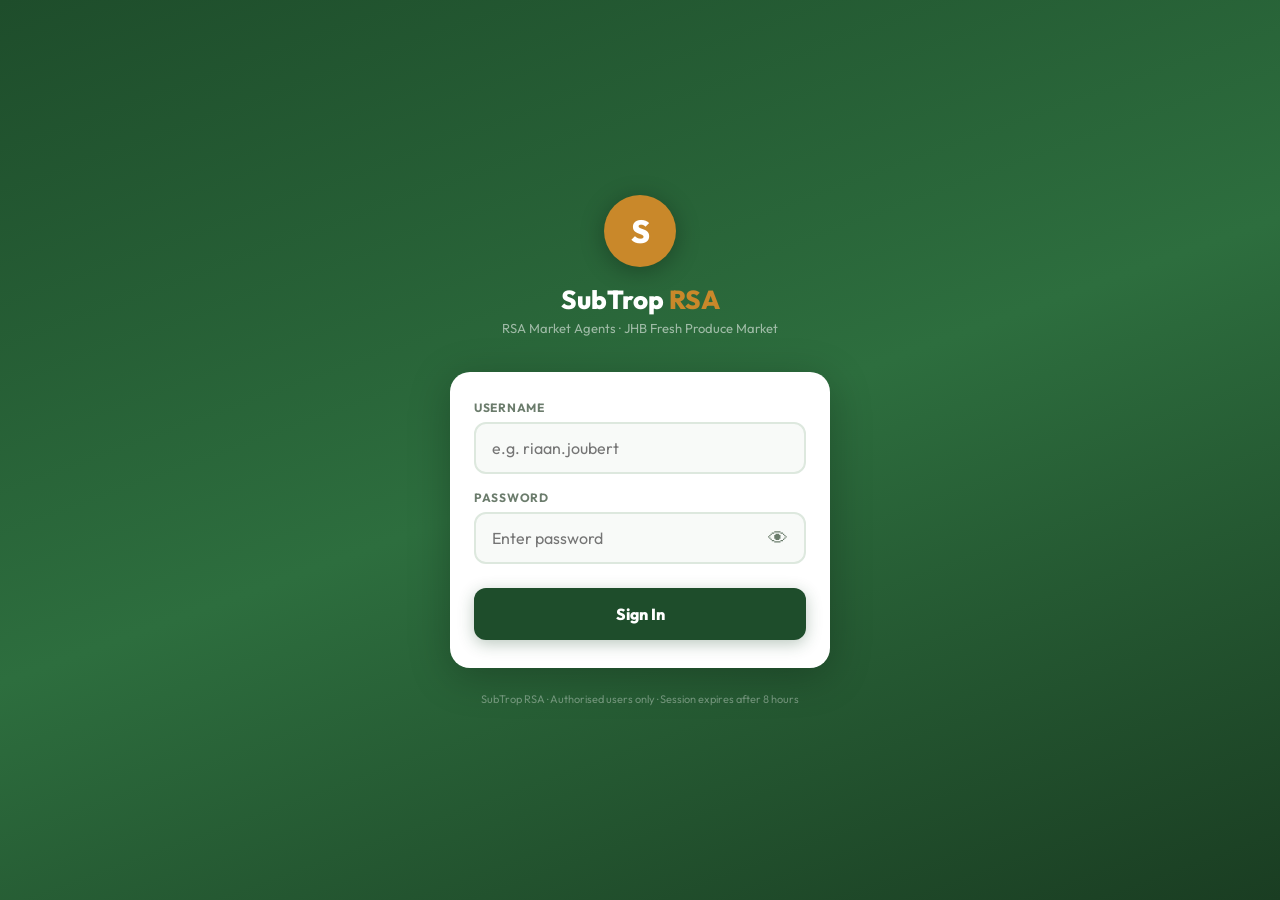
<file: index (1).html>
<!DOCTYPE html>
<html lang="en">
<head>
<meta charset="UTF-8"/>
<meta name="viewport" content="width=device-width, initial-scale=1.0, maximum-scale=1.0, user-scalable=no"/>
<title>SubTrop RSA</title><!-- cache-bust 1780116715 -->
<link href="https://fonts.googleapis.com/css2?family=Outfit:wght@400;500;600;700;800&display=swap" rel="stylesheet"/>
<style>
:root{
  --moss:#1e4d2b; --sage:#3a7a4a; --sage-light:#e8f5ec;
  --gold:#c9882a; --gold-light:#fff4e0;
  --red:#c0392b;  --red-light:#fdecea;
  --blue:#1a4479; --blue-light:#e8f0fc;
  --ink:#141f15;  --muted:#6b7c6c; --border:#dde8de;
  --paper:#f3f7f3; --card:#ffffff;
  --shadow:0 1px 8px rgba(30,77,43,0.10);
  --r:14px; --rl:20px; --nav-h:64px;
  font-family:'Outfit',sans-serif;
}
*{box-sizing:border-box;margin:0;padding:0;-webkit-tap-highlight-color:transparent}
body{background:var(--paper);color:var(--ink);min-height:100vh;font-size:15px}

/* ══ LOGIN SCREEN ══ */
#login-screen{
  display:flex;flex-direction:column;align-items:center;justify-content:center;
  min-height:100vh;padding:24px;background:linear-gradient(160deg,#1e4d2b 0%,#2d6e3e 50%,#1a3d22 100%);
}
.login-logo{width:72px;height:72px;background:var(--gold);border-radius:50%;display:flex;align-items:center;justify-content:center;font-weight:800;font-size:32px;color:#fff;margin-bottom:16px;box-shadow:0 4px 24px rgba(0,0,0,0.3)}
.login-title{color:#fff;font-weight:800;font-size:26px;margin-bottom:4px}
.login-title span{color:var(--gold)}
.login-sub{color:rgba(255,255,255,0.55);font-size:13px;margin-bottom:36px;text-align:center}
.login-box{background:#fff;border-radius:20px;padding:28px 24px;width:100%;max-width:380px;box-shadow:0 8px 40px rgba(0,0,0,0.25)}
.login-field{margin-bottom:16px}
.login-label{font-size:12px;font-weight:700;text-transform:uppercase;letter-spacing:.06em;color:var(--muted);margin-bottom:7px;display:block}
.login-input{
  width:100%;padding:14px 16px;border-radius:12px;border:2px solid var(--border);
  font-family:inherit;font-size:16px;color:var(--ink);background:#f8faf8;outline:none;
  transition:border-color .2s;
}
.login-input:focus{border-color:var(--sage);background:#fff}
.login-pw-wrap{position:relative}
.login-pw-wrap .login-input{padding-right:48px}
.login-eye{position:absolute;right:14px;top:50%;transform:translateY(-50%);background:none;border:none;cursor:pointer;font-size:20px;color:var(--muted);padding:4px}
.login-btn{
  width:100%;padding:16px;border-radius:12px;border:none;cursor:pointer;
  font-family:inherit;font-weight:800;font-size:16px;
  background:var(--moss);color:#fff;margin-top:8px;
  transition:background .2s,transform .1s;
  box-shadow:0 4px 16px rgba(30,77,43,0.3);
}
.login-btn:hover{background:var(--sage)}
.login-btn:active{transform:scale(0.98)}
.login-error{
  background:var(--red-light);color:var(--red);border-radius:10px;
  padding:11px 14px;font-size:13.5px;font-weight:600;margin-top:14px;
  display:none;text-align:center;
}
.login-error.show{display:block}
.login-footer{color:rgba(255,255,255,0.35);font-size:11px;margin-top:24px;text-align:center}

/* ══ APP (hidden until logged in) ══ */
#app{display:none}
#app.visible{display:block}
body.app-active{padding-bottom:var(--nav-h)}

/* ══ HEADER ══ */
.hdr{background:var(--moss);padding:14px 16px 12px;display:flex;align-items:center;justify-content:space-between;position:sticky;top:0;z-index:200}
.hdr-brand{display:flex;align-items:center;gap:10px}
.hdr-logo{width:36px;height:36px;background:var(--gold);border-radius:50%;display:flex;align-items:center;justify-content:center;font-weight:800;font-size:17px;color:#fff;flex-shrink:0}
.hdr-title{color:#fff;font-weight:700;font-size:18px;line-height:1}
.hdr-title span{color:var(--gold)}
.hdr-sub{color:rgba(255,255,255,0.55);font-size:11px;margin-top:1px}
.hdr-right{display:flex;align-items:center;gap:8px}
.hdr-date{background:rgba(255,255,255,0.12);border-radius:8px;padding:5px 9px;color:#fff;font-size:11px;font-weight:500;white-space:nowrap}
.hdr-user{background:rgba(255,255,255,0.12);border-radius:8px;padding:5px 9px;color:var(--gold);font-size:11px;font-weight:700;white-space:nowrap;max-width:90px;overflow:hidden;text-overflow:ellipsis}
.logout-btn{background:rgba(255,255,255,0.1);border:1.5px solid rgba(255,255,255,0.2);border-radius:8px;padding:5px 10px;color:#fff;font-size:12px;font-weight:600;cursor:pointer;font-family:inherit;white-space:nowrap}
.logout-btn:active{background:rgba(255,255,255,0.2)}

/* ══ BOTTOM NAV ══ */
.bnav{position:fixed;bottom:0;left:0;right:0;height:var(--nav-h);background:#fff;border-top:1.5px solid var(--border);display:grid;grid-template-columns:repeat(4,1fr);z-index:200;box-shadow:0 -2px 12px rgba(30,77,43,0.08)}
.bnav-item{display:flex;flex-direction:column;align-items:center;justify-content:center;gap:3px;cursor:pointer;color:var(--muted);transition:color .15s;padding:6px 0}
.bnav-item.active{color:var(--moss)}
.bnav-icon{font-size:21px;line-height:1}
.bnav-label{font-size:10px;font-weight:600;text-transform:uppercase;letter-spacing:.04em}

/* ══ PAGES ══ */
main{padding:14px 12px}
.page{display:none}.page.active{display:block}

/* ══ KPI ROW ══ */
.kpi-row{display:grid;grid-template-columns:1fr 1fr;gap:10px;margin-bottom:16px}
.kpi{background:var(--card);border-radius:var(--r);padding:14px;box-shadow:var(--shadow);border-top:3px solid var(--sage)}
.kpi.gold{border-top-color:var(--gold)}.kpi.red{border-top-color:var(--red)}.kpi.blue{border-top-color:var(--blue)}
.kpi-lbl{font-size:10.5px;font-weight:600;text-transform:uppercase;letter-spacing:.05em;color:var(--muted);margin-bottom:5px}
.kpi-val{font-size:24px;font-weight:800;color:var(--ink);line-height:1}
.kpi-sub{font-size:11px;color:var(--muted);margin-top:3px}

/* ══ SECTION TITLE ══ */
.stitle{font-size:15px;font-weight:700;color:var(--moss);margin:18px 0 10px;display:flex;align-items:center;gap:8px}
.stitle::after{content:'';flex:1;height:1px;background:var(--border)}

/* ══ SALE CARDS ══ */
.sale-card{background:var(--card);border-radius:var(--r);box-shadow:var(--shadow);padding:13px 14px;margin-bottom:10px;display:flex;align-items:flex-start;gap:12px}
.sale-dot{width:10px;height:10px;border-radius:50%;background:var(--sage);flex-shrink:0;margin-top:5px}
.sale-dot.cl2{background:var(--gold)}
.sale-body{flex:1;min-width:0}
.sale-buyer{font-weight:700;font-size:14.5px;white-space:nowrap;overflow:hidden;text-overflow:ellipsis}
.sale-acc{font-size:11px;color:var(--muted);margin-top:1px}
.sale-specs{display:flex;flex-wrap:wrap;gap:5px;margin-top:8px}
.sale-right{text-align:right;flex-shrink:0}
.sale-amt{font-weight:800;font-size:15px;color:var(--moss)}
.sale-qty{font-size:11px;color:var(--muted);margin-top:2px}

/* ══ BADGES ══ */
.b{display:inline-flex;align-items:center;padding:3px 9px;border-radius:20px;font-size:11px;font-weight:700;white-space:nowrap}
.bg{background:var(--sage-light);color:#1a5c2a}.ba{background:var(--gold-light);color:#8a5a00}
.br{background:var(--red-light);color:#a00}.bb{background:var(--blue-light);color:var(--blue)}
.bm{background:#f3e8fc;color:#5a1a8a}.bt{background:#e0f5f3;color:#0a5e52}

/* ══ PROGRESS ══ */
.prog-wrap{margin-bottom:14px}
.prog-row{display:flex;justify-content:space-between;align-items:baseline;margin-bottom:4px}
.prog-name{font-weight:600;font-size:13.5px}
.prog-meta{font-size:11px;color:var(--muted)}
.prog-bar{height:8px;background:#e0ece0;border-radius:4px;overflow:hidden}
.prog-fill{height:100%;border-radius:4px;transition:width .6s}
.pf-g{background:var(--sage)}.pf-a{background:var(--gold)}.pf-r{background:var(--red)}

/* ══ MATCH CARDS ══ */
.mcard{background:var(--card);border-radius:var(--rl);box-shadow:var(--shadow);overflow:hidden;margin-bottom:14px}
.mcard-hdr{padding:14px 16px;display:flex;justify-content:space-between;align-items:center}
.mch{background:linear-gradient(120deg,#1e4d2b,#3a7a4a)}.mcl{background:linear-gradient(120deg,#6a5200,#c9882a)}
.mcf{background:linear-gradient(120deg,#4d1a4d,#8a3a8a)}.mck{background:linear-gradient(120deg,#14401a,#3a7a40)}
.mco{background:linear-gradient(120deg,#6a2e14,#c96028)}.mcg{background:linear-gradient(120deg,#142e60,#2a549a)}
.mcard-title{color:#fff;font-weight:800;font-size:16px}
.mcard-sub{color:rgba(255,255,255,0.7);font-size:11.5px;margin-top:2px}
.mpill{background:rgba(255,255,255,0.2);color:#fff;border-radius:10px;padding:6px 12px;text-align:center}
.mpill-n{font-size:22px;font-weight:800;line-height:1}
.mpill-l{font-size:10px;opacity:.75}

/* ══ BUYER MATCH ROWS ══ */
.bmatch{border:1.5px solid var(--border);border-radius:12px;margin:10px 12px;overflow:hidden}
.bmatch-head{display:flex;justify-content:space-between;align-items:center;padding:11px 13px;background:#f7fbf7;gap:8px}
.bmatch-name{font-weight:700;font-size:14px;color:var(--moss);flex:1;min-width:0;overflow:hidden;text-overflow:ellipsis;white-space:nowrap}
.bmatch-acc{font-size:11px;color:var(--muted);white-space:nowrap}
.bmatch-body{padding:12px 13px;border-top:1px solid var(--border)}
.spec-row{display:grid;grid-template-columns:1fr 1fr;gap:7px;margin-bottom:10px}
.spec{background:var(--paper);border-radius:8px;padding:8px 10px}
.spec-l{font-size:10px;font-weight:600;text-transform:uppercase;letter-spacing:.05em;color:var(--muted);margin-bottom:2px}
.spec-v{font-size:13.5px;font-weight:700;color:var(--ink)}
.sml{font-size:11.5px;color:var(--muted);margin-bottom:8px;font-style:italic}

/* ══ STOCK MATCH ROWS ══ */
.smatch-title{font-size:10.5px;font-weight:700;text-transform:uppercase;letter-spacing:.05em;color:var(--muted);margin-bottom:7px}
.smatch-row{background:var(--paper);border-radius:9px;padding:9px 11px;margin-bottom:6px}
.smatch-top{display:flex;justify-content:space-between;align-items:center;margin-bottom:5px}
.smatch-prod{font-weight:600;font-size:13px;flex:1;min-width:0;overflow:hidden;text-overflow:ellipsis;white-space:nowrap}
.smatch-units{font-weight:800;font-size:14px;color:var(--moss);white-space:nowrap;margin-left:8px}
.smatch-tags{display:flex;flex-wrap:wrap;gap:4px}
.smatch-grn{font-size:10px;color:var(--muted);margin-top:3px}
.no-match{font-size:12.5px;color:var(--red);padding:6px 0}

/* ══ DOT INDICATOR ══ */
.dot{width:9px;height:9px;border-radius:50%;display:inline-block;flex-shrink:0}
.dot-e{background:#1a6e30}.dot-c{background:var(--gold)}.dot-n{background:var(--red)}

/* ══ BUYER LIST CARDS ══ */
.bcard{background:var(--card);border-radius:var(--r);box-shadow:var(--shadow);padding:14px;margin-bottom:10px}
.bcard-top{display:flex;justify-content:space-between;align-items:flex-start;margin-bottom:10px}
.bcard-name{font-weight:700;font-size:15px}
.bcard-acc{font-size:11px;color:var(--muted);margin-top:2px}
.bcard-spend{text-align:right}
.bcard-amt{font-weight:800;font-size:16px;color:var(--moss)}
.bcard-txns{font-size:11px;color:var(--muted);margin-top:2px}
.bcard-prefs{display:flex;flex-direction:column;gap:8px}
.bpref{background:var(--paper);border-radius:9px;padding:9px 11px}
.bpref-comm{font-weight:600;font-size:13px;color:var(--moss);margin-bottom:5px}
.bpref-tags{display:flex;flex-wrap:wrap;gap:4px}

/* ══ STOCK LIST CARDS ══ */
.scard{background:var(--card);border-radius:var(--r);box-shadow:var(--shadow);padding:13px 14px;margin-bottom:10px}
.scard-top{display:flex;justify-content:space-between;align-items:flex-start;margin-bottom:8px}
.scard-prod{font-weight:700;font-size:14px;flex:1;min-width:0;padding-right:8px}
.scard-comm{font-size:13px;color:var(--moss);font-weight:600}
.scard-grn{font-size:11px;color:var(--muted);margin-top:1px}
.scard-nums{display:grid;grid-template-columns:1fr 1fr 1fr;gap:6px;margin-top:10px}
.scard-num{background:var(--paper);border-radius:8px;padding:7px;text-align:center}
.scard-num-l{font-size:9.5px;font-weight:600;text-transform:uppercase;letter-spacing:.04em;color:var(--muted);margin-bottom:2px}
.scard-num-v{font-size:18px;font-weight:800;line-height:1}
.scard-tags{display:flex;flex-wrap:wrap;gap:5px;margin-top:8px}

/* ══ CONTROLS ══ */
.ctrl-row{display:flex;gap:8px;margin-bottom:14px;flex-wrap:wrap}
.ctrl-row input,.ctrl-row select{flex:1;min-width:140px;padding:11px 13px;border-radius:10px;border:1.5px solid var(--border);font-family:inherit;font-size:14px;background:#fff;color:var(--ink);outline:none}
.ctrl-row input:focus,.ctrl-row select:focus{border-color:var(--sage)}
.btn-gold{padding:11px 18px;border-radius:10px;border:none;cursor:pointer;font-family:inherit;font-weight:700;font-size:14px;background:var(--gold);color:#fff;white-space:nowrap}

/* ══ LEGEND ══ */
.legend{display:flex;flex-wrap:wrap;gap:10px;font-size:11.5px;color:var(--muted);margin-bottom:14px}
.legend span{display:flex;align-items:center;gap:5px}
.empty{text-align:center;padding:32px 16px;color:var(--muted);font-size:13.5px}
</style>
</head>
<body>

<!-- ════════════════════════ LOGIN SCREEN ════════════════════════ -->
<div id="login-screen">
  <div class="login-logo">S</div>
  <div class="login-title">SubTrop <span>RSA</span></div>
  <div class="login-sub">RSA Market Agents · JHB Fresh Produce Market</div>

  <div class="login-box">
    <div class="login-field">
      <label class="login-label" for="login-user">Username</label>
      <input class="login-input" type="text" id="login-user" placeholder="e.g. riaan.joubert" autocomplete="username" autocapitalize="none" spellcheck="false"/>
    </div>
    <div class="login-field">
      <label class="login-label" for="login-pass">Password</label>
      <div class="login-pw-wrap">
        <input class="login-input" type="password" id="login-pass" placeholder="Enter password" autocomplete="current-password" id="login-pass"/>
        <button class="login-eye" onclick="togglePw()" type="button" id="eye-btn">👁</button>
      </div>
    </div>
    <button class="login-btn" onclick="doLogin()">Sign In</button>
    <div class="login-error" id="login-error">Incorrect username or password. Please try again.</div>
  </div>
  <div class="login-footer">SubTrop RSA · Authorised users only · Session expires after 8 hours</div>
</div>

<!-- ════════════════════════ APP ════════════════════════ -->
<div id="app">

<div class="hdr">
  <div class="hdr-brand">
    <div class="hdr-logo">S</div>
    <div>
      <div class="hdr-title">SubTrop <span>RSA</span></div>
      <div class="hdr-sub">RSA Market Agents · George Potgieter</div>
    </div>
  </div>
  <div class="hdr-right">
    <div class="hdr-user" id="hdr-username"></div>
    <div class="hdr-date" id="live-date"></div>
    <button class="logout-btn" onclick="doLogout()">Sign Out</button>
  </div>
</div>

<main>

<!-- ══ DASHBOARD ══ -->
<div class="page active" id="page-dashboard">
  <div class="kpi-row">
    <div class="kpi gold"><div class="kpi-lbl">Revenue</div><div class="kpi-val">R26,520</div><div class="kpi-sub">05–06 May 2026</div></div>
    <div class="kpi blue"><div class="kpi-lbl">Buyers</div><div class="kpi-val">9</div><div class="kpi-sub">Active period</div></div>
    <div class="kpi"><div class="kpi-lbl">Transactions</div><div class="kpi-val">13</div><div class="kpi-sub">2 trading days</div></div>
    <div class="kpi red"><div class="kpi-lbl">Floor Stock</div><div class="kpi-val">3,847</div><div class="kpi-sub">Units remaining</div></div>
  </div>
  <div class="stitle">Sell-Through by Commodity</div>
  <div style="background:var(--card);border-radius:var(--r);box-shadow:var(--shadow);padding:14px;margin-bottom:16px" id="stock-chart"></div>
  <div class="stitle">Latest Sales</div>
  <div id="sale-list"></div>
</div>

<!-- ══ MATCHER ══ -->
<div class="page" id="page-matching">
  <div class="legend">
    <span><span class="dot dot-e"></span>Exact — pack, class &amp; size</span>
    <span><span class="dot dot-c"></span>Close — pack &amp; class only</span>
    <span><span class="dot dot-n"></span>No match</span>
  </div>
  <div class="ctrl-row">
    <input type="text" id="match-search" placeholder="🔍 Search…" oninput="filterMatches()"/>
    <select id="match-filter" onchange="filterMatches()">
      <option value="">All</option>
      <option value="AVOS">Avocados</option>
      <option value="LEMS">Lemons</option>
      <option value="FIGS">Figs</option>
      <option value="KIWI">Kiwifruit</option>
      <option value="ORGS">Oranges</option>
      <option value="GVS">Guavas</option>
    </select>
  </div>
  <button class="btn-gold" style="width:100%;margin-bottom:14px" onclick="allLiveStockData.length?renderMatchPage(allLiveStockData):renderMatchPage(stockData)">⚡ Auto-Match All</button>
  <div id="match-result" style="font-size:12px;color:var(--muted);margin-bottom:10px"></div>
  <div id="match-grid"></div>
</div>

<!-- ══ BUYERS ══ -->
<div class="page" id="page-buyers">
  <div class="ctrl-row">
    <input type="text" id="buyer-search" placeholder="🔍 Search buyer…" oninput="filterBuyers()"/>
    <select onchange="sortBuyers(this.value)">
      <option value="spend">By Revenue</option>
      <option value="name">By Name</option>
      <option value="txns">By Transactions</option>
    </select>
  </div>
  <div id="buyer-list"></div>
</div>

<!-- ══ STOCK ══ -->
<div class="page" id="page-stock">
  <div class="ctrl-row">
    <input type="text" id="stock-search" placeholder="🔍 Search stock…" oninput="filterStock()"/>
    <select id="stock-filter" onchange="filterStock()">
      <option value="">All</option>
      <option value="AVOS">Avocados</option>
      <option value="LEMS">Lemons</option>
      <option value="FIGS">Figs</option>
      <option value="KIWI">Kiwifruit</option>
      <option value="ORGS">Oranges</option>
      <option value="GVS">Guavas</option>
    </select>
  </div>
  <div id="stock-list"></div>
</div>

</main>

<nav class="bnav">
  <div class="bnav-item active" onclick="showPage('dashboard',this)"><div class="bnav-icon">📊</div><div class="bnav-label">Dashboard</div></div>
  <div class="bnav-item" onclick="showPage('matching',this)"><div class="bnav-icon">🔗</div><div class="bnav-label">Matcher</div></div>
  <div class="bnav-item" onclick="showPage('buyers',this)"><div class="bnav-icon">👥</div><div class="bnav-label">Buyers</div></div>
  <div class="bnav-item" onclick="showPage('stock',this)"><div class="bnav-icon">📦</div><div class="bnav-label">Stock</div></div>
</nav>

</div><!-- end #app -->

<script>
// ══════════════════════════ AUTH ══════════════════════════════════════════════
// Credential store — username normalized to lowercase with dots
const USERS={
  'riaan.joubert':  {display:'Riaan Joubert',   pw:'rsasubtrop2026'},
  'christoff.dewet':{display:'Christoff de Wet', pw:'rsasubtrop2026'}
};

const SK='st_sess';

function saveSession(u){
  try{sessionStorage.setItem(SK,JSON.stringify({u:u,exp:Date.now()+28800000}));}catch(e){}
}
function loadSession(){
  try{var s=JSON.parse(sessionStorage.getItem(SK));if(s&&s.exp>Date.now())return s;}catch(e){}
  return null;
}
function clearSession(){try{sessionStorage.removeItem(SK);}catch(e){}}

function showApp(displayName){
  document.getElementById('login-screen').style.display='none';
  document.getElementById('app').style.display='block';
  document.body.classList.add('app-active');
  document.getElementById('hdr-username').textContent=displayName;
  document.getElementById('live-date').textContent=
    new Date().toLocaleDateString('en-ZA',{day:'numeric',month:'short'});
  renderStockChart();renderSales();renderBuyers(buyerData);renderStock(stockData);loadStockFromFirebase("RJ");loadAllStockForMatcher();
}

function normalizeUser(raw){
  // Accept "Riaan Joubert", "riaan joubert", "riaan.joubert" all as same
  return raw.trim().toLowerCase().replace(/\s+/g,'.');
}

function doLogin(){
  var rawUser=document.getElementById('login-user').value;
  var pass=document.getElementById('login-pass').value;
  var errEl=document.getElementById('login-error');
  errEl.classList.remove('show');

  if(!rawUser||!pass){
    errEl.textContent='Please enter your username and password.';
    errEl.classList.add('show');return;
  }

  var ukey=normalizeUser(rawUser);
  var user=USERS[ukey];

  if(!user||user.pw!==pass){
    errEl.textContent='Incorrect username or password. Please try again.';
    errEl.classList.add('show');
    document.getElementById('login-pass').value='';
    return;
  }

  saveSession(ukey);
  showApp(user.display);
}

function doLogout(){
  clearSession();
  document.getElementById('app').style.display='none';
  document.body.classList.remove('app-active');
  document.getElementById('login-screen').style.display='flex';
  document.getElementById('login-user').value='';
  document.getElementById('login-pass').value='';
  document.getElementById('login-error').classList.remove('show');
}

function togglePw(){
  var inp=document.getElementById('login-pass');
  var btn=document.getElementById('eye-btn');
  if(inp.type==='password'){inp.type='text';btn.textContent='🙈';}
  else{inp.type='password';btn.textContent='👁';}
}

document.addEventListener('keydown',function(e){
  if(e.key==='Enter'){
    var ls=document.getElementById('login-screen');
    if(ls&&ls.style.display!=='none')doLogin();
  }
});

window.addEventListener('load',function(){
  var s=loadSession();
  if(s&&USERS[s.u])showApp(USERS[s.u].display);
});

// ══════════════════════════ DATA ══════════════════════════════════════════════
const salesData=[
  {date:"06/05",buyer:"Flimieda Kwik Spar",  acc:"121030",commodity:"Avocados", pack:"4KG TRAY",   cls:"CL 1",size:"10",qty:65,amt:5931},
  {date:"06/05",buyer:"Katompa (The Wedge)", acc:"276863",commodity:"Kiwifruit",pack:"500G PUNNET",cls:"CL 1",size:"8", qty:40,amt:5201},
  {date:"06/05",buyer:"Jacobus",             acc:"67333", commodity:"Avocados", pack:"4KG TRAY",   cls:"CL 2",size:"14",qty:80,amt:5600},
  {date:"06/05",buyer:"The Reeds Supermarke",acc:"229353",commodity:"Avocados", pack:"4KG TRAY",   cls:"CL 1",size:"14",qty:40,amt:4081},
  {date:"06/05",buyer:"Pioneer Fresh",       acc:"213503",commodity:"Avocados", pack:"4KG TRAY",   cls:"CL 1",size:"14",qty:35,amt:2450},
  {date:"06/05",buyer:"The King Fresh Marke",acc:"140342",commodity:"Figs",     pack:"160G PUNNET",cls:"CL 1",size:"30",qty:7, amt:2100},
  {date:"06/05",buyer:"Woza Hypermeat",      acc:"284622",commodity:"Lemons",   pack:"15KG CARTON",cls:"CL 1",size:"56",qty:3, amt:360},
  {date:"06/05",buyer:"Pauls Fruit & Veg",   acc:"263097",commodity:"Avocados", pack:"4KG TRAY",   cls:"CL 1",size:"22",qty:7, amt:730},
  {date:"06/05",buyer:"Munyai Mbulaheni ALB",acc:"174820",commodity:"Limes",    pack:"3KG POCKET", cls:"CL 1",size:"*", qty:7, amt:70},
  {date:"05/05",buyer:"Vieira Jose Virgilio",acc:"290300",commodity:"Avocados", pack:"4KG TRAY",   cls:"CL 2",size:"12",qty:2, amt:140},
  {date:"05/05",buyer:"Lamprecht Quintin",   acc:"258227",commodity:"Kiwifruit",pack:"500G PUNNET",cls:"CL 1",size:"20",qty:2, amt:400},
];

const buyerData=[
  {name:"Flimieda Kwik Spar",  acc:"121030",card:"39177", txns:1,spend:5931,prefs:[{comm:"Avocados", pack:"4KG TRAY",   cls:"CL 1",sizes:["10"],note:"Westfalia preferred"}]},
  {name:"Jacobus",             acc:"67333", card:"329736",txns:1,spend:5600,prefs:[{comm:"Avocados", pack:"4KG TRAY",   cls:"CL 2",sizes:["14"],note:"Volume buyer, accepts CL 2"}]},
  {name:"Katompa (The Wedge)", acc:"276863",card:"410787",txns:1,spend:5201,prefs:[{comm:"Kiwifruit",pack:"500G PUNNET",cls:"CL 1",sizes:["8"], note:"High volume punnet buyer"}]},
  {name:"The Reeds Supermarke",acc:"229353",card:"553480",txns:1,spend:4081,prefs:[{comm:"Avocados", pack:"4KG TRAY",   cls:"CL 1",sizes:["14"],note:"Supermarket — CL 1 only"}]},
  {name:"Pioneer Fresh",       acc:"213503",card:"363587",txns:2,spend:2450,prefs:[{comm:"Avocados", pack:"4KG TRAY",   cls:"CL 1",sizes:["14"],note:"Repeat buyer sz 14"}]},
  {name:"The King Fresh Marke",acc:"140342",card:"330175",txns:1,spend:2100,prefs:[{comm:"Figs",     pack:"160G PUNNET",cls:"CL 1",sizes:["30"],note:"Specialist fig buyer"}]},
  {name:"Woza Hypermeat",      acc:"284622",card:"392353",txns:1,spend:360, prefs:[{comm:"Lemons",   pack:"15KG CARTON",cls:"CL 1",sizes:["56"],note:"Carton only, not pockets"}]},
  {name:"Pauls Fruit & Veg",   acc:"263097",card:"364432",txns:2,spend:730, prefs:[{comm:"Avocados", pack:"4KG TRAY",   cls:"CL 1",sizes:["22","14"],note:"Buys mixed sizes"}]},
  {name:"Munyai Mbulaheni ALB",acc:"174820",card:"596790",txns:1,spend:70,  prefs:[{comm:"Limes",    pack:"3KG POCKET", cls:"CL 1",sizes:["*"], note:"Small lime buyer"}]},
  {name:"Vieira Jose Virgilio",acc:"290300",card:"564956",txns:1,spend:140, prefs:[{comm:"Avocados", pack:"4KG TRAY",   cls:"CL 2",sizes:["12"],note:"Small volumes, CL 2"}]},
  {name:"Lamprecht Quintin",   acc:"258227",card:"332203",txns:1,spend:400, prefs:[{comm:"Kiwifruit",pack:"500G PUNNET",cls:"CL 1",sizes:["20"],note:"Punnet buyer sz 20"}]},
];

const stockData=[
  {producer:"SELOKWE AGRI",        grn:"15392375",commodity:"AVOS",pack:"TR040",variety:"AH",grade:"1",size:"M",   arrived:"27/04",rec:42,  sold:16, flr:26},
  {producer:"KENBROOK FARMS",      grn:"15386009",commodity:"AVOS",pack:"BG150",variety:"AH",grade:"2",size:"M",   arrived:"22/04",rec:126, sold:32, flr:94},
  {producer:"WESTFALIA MARKETING", grn:"15361871",commodity:"AVOS",pack:"BG150",variety:"AH",grade:"2",size:"M",   arrived:"10/04",rec:284, sold:234,flr:50},
  {producer:"MAKGOBA DIEPLAAGTE",  grn:"15386025",commodity:"AVOS",pack:"BG150",variety:"AH",grade:"2",size:"M",   arrived:"22/04",rec:41,  sold:0,  flr:41},
  {producer:"MULLER FAMILIE BOERD",grn:"15360267",commodity:"AVOS",pack:"BG160",variety:"AF",grade:"2",size:"M",   arrived:"10/04",rec:256, sold:238,flr:18},
  {producer:"KENBROOK FARMS",      grn:"15394527",commodity:"AVOS",pack:"TR040",variety:"AF",grade:"1",size:"10",  arrived:"29/04",rec:264, sold:197,flr:67},
  {producer:"WESTFALIA MARKETING", grn:"15344101",commodity:"AVOS",pack:"TR040",variety:"AF",grade:"1",size:"14",  arrived:"01/04",rec:264, sold:155,flr:109},
  {producer:"MULLER FAMILIE BOERD",grn:"15360264",commodity:"AVOS",pack:"TR040",variety:"AF",grade:"1",size:"14",  arrived:"10/04",rec:264, sold:166,flr:98},
  {producer:"WESTFALIA MARKETING", grn:"15382830",commodity:"AVOS",pack:"TR040",variety:"AF",grade:"1",size:"14",  arrived:"22/04",rec:167, sold:166,flr:1},
  {producer:"JOUBERT EN JOUBERT",  grn:"15370860",commodity:"AVOS",pack:"TR040",variety:"AF",grade:"1",size:"16",  arrived:"16/04",rec:264, sold:249,flr:15},
  {producer:"SOUTPANSBERG ST",     grn:"15391649",commodity:"AVOS",pack:"TR040",variety:"AH",grade:"1",size:"14",  arrived:"28/04",rec:52,  sold:12, flr:40},
  {producer:"SOUTPANSBERG ST",     grn:"15391663",commodity:"AVOS",pack:"TR040",variety:"AH",grade:"1",size:"16",  arrived:"28/04",rec:257, sold:207,flr:50},
  {producer:"SOUTPANSBERG ST",     grn:"15391652",commodity:"AVOS",pack:"TR040",variety:"AH",grade:"1",size:"18",  arrived:"28/04",rec:53,  sold:15, flr:38},
  {producer:"SOUTPANSBERG ST",     grn:"15340998",commodity:"AVOS",pack:"TR040",variety:"AH",grade:"1",size:"20",  arrived:"31/03",rec:528, sold:299,flr:229},
  {producer:"MUNUNZWU NEWCO",      grn:"15379647",commodity:"AVOS",pack:"TR040",variety:"AF",grade:"2",size:"10",  arrived:"21/04",rec:528, sold:255,flr:273},
  {producer:"MUNUNZWU NEWCO",      grn:"15379676",commodity:"AVOS",pack:"TR040",variety:"AF",grade:"2",size:"12",  arrived:"21/04",rec:528, sold:477,flr:51},
  {producer:"KOMATI FRUITS",       grn:"15400098",commodity:"LEMS",pack:"CTT150",variety:"*",grade:"1",size:"56",  arrived:"01/05",rec:800, sold:87, flr:713},
  {producer:"PETRUS VISAGE BOERD", grn:"15295451",commodity:"LEMS",pack:"CTT150",variety:"*",grade:"1",size:"138", arrived:"07/03",rec:127, sold:98, flr:29},
  {producer:"PETRUS VISAGE BOERD", grn:"15295449",commodity:"LEMS",pack:"CTT150",variety:"*",grade:"1",size:"64",  arrived:"07/03",rec:42,  sold:0,  flr:42},
  {producer:"KOMATI FRUITS",       grn:"15391408",commodity:"ORGS",pack:"CTT150",variety:"NV",grade:"1",size:"48", arrived:"25/04",rec:320, sold:1,  flr:319},
  {producer:"KOMATI FRUITS",       grn:"15400199",commodity:"ORGS",pack:"CTT150",variety:"NV",grade:"1",size:"56", arrived:"30/04",rec:960, sold:20, flr:940},
  {producer:"POTGIETERSRUS SITRUS",grn:"15347339",commodity:"ORGS",pack:"CTT150",variety:"NV",grade:"1",size:"64", arrived:"01/04",rec:290, sold:198,flr:92},
  {producer:"NUTTY AND FRUITY",    grn:"15400373",commodity:"FIGS",pack:"PTB002",variety:"*", grade:"1",size:"20",  arrived:"28/04",rec:80,  sold:28, flr:52},
  {producer:"NUTTY AND FRUITY",    grn:"15363147",commodity:"FIGS",pack:"PTB005",variety:"*", grade:"1",size:"20",  arrived:"12/04",rec:40,  sold:16, flr:24},
  {producer:"MOUTON CITRUS",       grn:"15377154",commodity:"CLTM",pack:"DL076", variety:"*", grade:"1",size:"42",  arrived:"19/04",rec:900, sold:713,flr:187},
  {producer:"MILLHART FARMING",    grn:"15373545",commodity:"KIWI",pack:"PTB005",variety:"*", grade:"1",size:"20",  arrived:"16/04",rec:180, sold:145,flr:35},
  {producer:"MILLHART FARMING",    grn:"15385010",commodity:"KIWI",pack:"PTB005",variety:"*", grade:"1",size:"20",  arrived:"22/04",rec:240, sold:66, flr:174},
  {producer:"VHAVENDA BRICKWORKS", grn:"15391699",commodity:"GVS", pack:"TR040", variety:"*", grade:"1",size:"L",   arrived:"28/04",rec:200, sold:199,flr:1},
  {producer:"VHAVENDA BRICKWORKS", grn:"15403543",commodity:"GVS", pack:"TR040", variety:"*", grade:"1",size:"L",   arrived:"05/05",rec:200, sold:0,  flr:200},
];

// ══════════════════════════ LOOKUPS ═══════════════════════════════════════════
const commName={AVOS:"Avocados",LEMS:"Lemons",FIGS:"Figs",KIWI:"Kiwifruit",ORGS:"Oranges",GVS:"Guavas",CLTM:"Clementines"};
const commHdr={AVOS:"mch",LEMS:"mcl",FIGS:"mcf",KIWI:"mck",ORGS:"mco",GVS:"mcg",CLTM:"mco"};
const packName={TR040:"4KG TRAY",BG150:"15KG BAG",BG160:"16KG BAG",SP170:"17KG SPECIAL",CTT150:"CTT 150 CARTON",PTB005:"500G PUNNET",PTB002:"160G PUNNET",DL076:"DL 076 CARTON",PC030:"3KG POCKET"};
const varName={AF:"Fuerte",AH:"Hass",AK:"Keto",MA:"Maluma",MD:"Dusa",NV:"Navel","*":"Open"};
const commMap={"Avocados":"AVOS","Lemons":"LEMS","Limes":"LIME","Figs":"FIGS","Kiwifruit":"KIWI","Oranges":"ORGS","Guavas":"GVS","Clementines":"CLTM"};
const packMap={"4KG TRAY":["TR040"],"15KG CARTON":["CTT150"],"500G PUNNET":["PTB005"],"160G PUNNET":["PTB002"],"3KG POCKET":["PC030","PTB"]};
const pn=c=>packName[c]||c;

function matchScore(s,p){
  if(s.commodity!==commMap[p.comm])return"none";
  const pg=p.cls==="CL 1"?"1":p.cls==="CL 2"?"2":null;
  const pc=packMap[p.pack]||[];
  const pm=pc.some(x=>s.pack.startsWith(x));
  const gm=!pg||s.grade===pg;
  const sm=p.sizes.includes("*")||p.sizes.includes(s.size);
  if(pm&&gm&&sm)return"exact";
  if(pm&&gm)return"close";
  return"none";
}

// ══════════════════════════ RENDER FUNCTIONS ══════════════════════════════════
function renderStockChart(){
  const comms=["AVOS","ORGS","LEMS","KIWI","FIGS","GVS","CLTM"];
  document.getElementById("stock-chart").innerHTML=comms.map(c=>{
    const items=stockData.filter(s=>s.commodity===c);
    if(!items.length)return"";
    const rec=items.reduce((a,i)=>a+i.rec,0),sold=items.reduce((a,i)=>a+i.sold,0),flr=items.reduce((a,i)=>a+i.flr,0);
    const pct=Math.round(sold/rec*100);
    const fc=pct>80?"pf-g":pct>40?"pf-a":"pf-r";
    return`<div class="prog-wrap"><div class="prog-row"><span class="prog-name">${commName[c]||c}</span><span class="prog-meta">${pct}% · ${flr.toLocaleString()} left</span></div><div class="prog-bar"><div class="prog-fill ${fc}" style="width:${pct}%"></div></div></div>`;
  }).join("");
}

function renderSales(){
  document.getElementById("sale-list").innerHTML=salesData.map(s=>`
    <div class="sale-card">
      <div class="sale-dot ${s.cls==="CL 2"?"cl2":""}"></div>
      <div class="sale-body">
        <div class="sale-buyer">${s.buyer}</div>
        <div class="sale-acc">Acc ${s.acc} · ${s.date}</div>
        <div class="sale-specs">
          <span class="b bb">${s.pack}</span>
          <span class="b ${s.cls==="CL 1"?"bg":"ba"}">${s.cls}</span>
          <span class="b bt">sz ${s.size}</span>
          <span class="b" style="background:#f0f4f0;color:var(--muted)">${s.commodity}</span>
        </div>
      </div>
      <div class="sale-right"><div class="sale-amt">R ${s.amt.toLocaleString()}</div><div class="sale-qty">${s.qty} units</div></div>
    </div>`).join("");
}

function renderMatchPage(data){
  const groups={};
  data.filter(s=>s.flr>0).forEach(s=>{
    if(!groups[s.commodity])groups[s.commodity]={items:[],totalFlr:0,totalRec:0,totalSold:0};
    groups[s.commodity].items.push(s);
    groups[s.commodity].totalFlr+=s.flr;
    groups[s.commodity].totalRec+=s.rec;
    groups[s.commodity].totalSold+=s.sold;
  });
  let count=0;
  document.getElementById("match-grid").innerHTML=Object.entries(groups).map(([comm,g])=>{
    const pct=Math.round(g.totalSold/g.totalRec*100);
    const buyers=buyerData.filter(b=>b.prefs.some(p=>commMap[p.comm]===comm));
    count++;
    const buyersHTML=buyers.map(buyer=>{
      const pref=buyer.prefs.find(p=>commMap[p.comm]===comm);
      if(!pref)return"";
      const exact=g.items.filter(s=>matchScore(s,pref)==="exact"&&s.flr>0);
      const close=g.items.filter(s=>matchScore(s,pref)==="close"&&s.flr>0);
      const ind=exact.length>0?"dot-e":close.length>0?"dot-c":"dot-n";
      const indLabel=exact.length>0?"Exact Match":close.length>0?"Close Match":"No Match";
      const indBadge=exact.length>0?"bg":close.length>0?"ba":"br";
      const lines=[...exact,...close].slice(0,3);
      return`<div class="bmatch">
        <div class="bmatch-head">
          <span class="dot ${ind}" style="flex-shrink:0"></span>
          <span class="bmatch-name">${buyer.name}</span>
          <span class="bmatch-acc">Acc ${buyer.acc}</span>
          <span class="b ${indBadge}" style="font-size:10px">${indLabel}</span>
        </div>
        <div class="bmatch-body">
          <div class="spec-row">
            <div class="spec"><div class="spec-l">Pack</div><div class="spec-v">${pref.pack}</div></div>
            <div class="spec"><div class="spec-l">Class</div><div class="spec-v">${pref.cls}</div></div>
            <div class="spec"><div class="spec-l">Size(s)</div><div class="spec-v">${pref.sizes.join(", ")}</div></div>
            <div class="spec"><div class="spec-l">Avg Order</div><div class="spec-v">R ${Math.round(buyer.spend/buyer.txns).toLocaleString()}</div></div>
          </div>
          ${pref.note?`<div class="sml">💬 ${pref.note}</div>`:""}
          ${lines.length>0?`<div class="smatch-title">Matching Stock on Floor</div>${lines.map(s=>{
            const sc=matchScore(s,pref);
            return`<div class="smatch-row"><div class="smatch-top"><span class="dot ${sc==="exact"?"dot-e":"dot-c"}" style="margin-right:6px;flex-shrink:0"></span><span class="smatch-prod">${s.producer}</span><span class="smatch-units">${s.flr} units</span></div><div class="smatch-tags"><span class="b bb">${pn(s.pack)}</span><span class="b ${s.grade==="1"?"bg":"ba"}">CL ${s.grade}</span><span class="b bt">sz ${s.size}</span>${s.variety!=="*"?`<span class="b" style="background:#f0f4f0;color:var(--muted)">${varName[s.variety]||s.variety}</span>`:""}</div><div class="smatch-grn">GRN ${s.grn} · Arrived ${s.arrived}</div></div>`;
          }).join("")}${g.items.filter(s=>["exact","close"].includes(matchScore(s,pref))&&s.flr>0).length>3?`<div style="font-size:11px;color:var(--muted);padding-top:4px">+${g.items.filter(s=>["exact","close"].includes(matchScore(s,pref))&&s.flr>0).length-3} more lines</div>`:""}`:
          `<div class="no-match">⚠ No matching stock on floor for this preference</div>`}
        </div>
      </div>`;
    }).join("");
    return`<div class="mcard"><div class="mcard-hdr ${commHdr[comm]||"mcg"}"><div><div class="mcard-title">${commName[comm]||comm}</div><div class="mcard-sub">${g.items.length} lines · ${pct}% sold</div></div><div class="mpill"><div class="mpill-n">${g.totalFlr.toLocaleString()}</div><div class="mpill-l">on floor</div></div></div>${buyers.length>0?buyersHTML:`<div style="padding:14px 16px;font-size:13px;color:var(--muted)">No historic buyers on record</div>`}</div>`;
  }).join("");
  document.getElementById("match-result").textContent=`${count} commodity groups · ${buyerData.length} buyers matched`;
}

function filterMatches(){
  const src = allLiveStockData.length ? allLiveStockData : stockData;
  const q=document.getElementById("match-search").value.toLowerCase();
  const f=document.getElementById("match-filter").value;
  renderMatchPage(src.filter(s=>(!f||s.commodity===f)&&(!q||s.commodity.toLowerCase().includes(q)||s.producer.toLowerCase().includes(q)||s.pack.toLowerCase().includes(q)||s.size.toLowerCase().includes(q)||buyerData.some(b=>b.name.toLowerCase().includes(q)&&b.prefs.some(p=>commMap[p.comm]===s.commodity)))));
}

function renderBuyers(data){
  document.getElementById("buyer-list").innerHTML=data.length?data.map(b=>`
    <div class="bcard">
      <div class="bcard-top">
        <div><div class="bcard-name">${b.name}</div><div class="bcard-acc">Acc ${b.acc} · Card ${b.card}</div></div>
        <div class="bcard-spend"><div class="bcard-amt">R ${b.spend.toLocaleString()}</div><div class="bcard-txns">${b.txns} txn${b.txns>1?"s":""}</div></div>
      </div>
      <div class="bcard-prefs">${b.prefs.map(p=>`<div class="bpref"><div class="bpref-comm">${p.comm}</div><div class="bpref-tags"><span class="b bb">${p.pack}</span><span class="b ${p.cls==="CL 1"?"bg":"ba"}">${p.cls}</span><span class="b bt">sz ${p.sizes.join(", ")}</span></div>${p.note?`<div style="font-size:11px;color:var(--muted);margin-top:5px;font-style:italic">💬 ${p.note}</div>`:""}</div>`).join("")}</div>
    </div>`).join(""):`<div class="empty">No buyers found</div>`;
}
function filterBuyers(){
  const q=document.getElementById("buyer-search").value.toLowerCase();
  renderBuyers(buyerData.filter(b=>b.name.toLowerCase().includes(q)||b.acc.includes(q)));
}
function sortBuyers(by){renderBuyers([...buyerData].sort((a,b)=>by==="name"?a.name.localeCompare(b.name):b[by]-a[by]));}

function renderStock(data){
  document.getElementById("stock-list").innerHTML=data.length?data.map(s=>{
    const pct=s.rec>0?Math.round(s.sold/s.rec*100):0;
    const bc=s.flr===0?"br":pct>80?"ba":"bg";
    const bl=s.flr===0?"Cleared":pct>80?"Low Stock":"In Stock";
    return`<div class="scard"><div class="scard-top"><div><div class="scard-prod">${s.producer}</div><div class="scard-grn">GRN ${s.grn} · Arrived ${s.arrived}</div></div><div><div class="scard-comm">${commName[s.commodity]||s.commodity}</div><span class="b ${bc}" style="margin-top:4px;display:inline-block">${bl} ${pct}%</span></div></div><div class="scard-tags"><span class="b bb">${pn(s.pack)}</span><span class="b ${s.grade==="1"?"bg":"ba"}">CL ${s.grade}</span><span class="b bt">sz ${s.size}</span>${s.variety!=="*"?`<span class="b" style="background:#f0f4f0;color:var(--muted)">${varName[s.variety]||s.variety}</span>`:""}</div><div class="scard-nums"><div class="scard-num"><div class="scard-num-l">Received</div><div class="scard-num-v" style="color:var(--blue)">${s.rec}</div></div><div class="scard-num"><div class="scard-num-l">Sold</div><div class="scard-num-v" style="color:var(--sage)">${s.sold}</div></div><div class="scard-num"><div class="scard-num-l">Floor</div><div class="scard-num-v" style="color:${s.flr===0?"var(--red)":s.flr<20?"var(--gold)":"var(--moss)"}">${s.flr}</div></div></div></div>`;
  }).join(""):`<div class="empty">No stock found</div>`;
}
function filterStock(){
  const q=document.getElementById("stock-search").value.toLowerCase();
  const f=document.getElementById("stock-filter").value;
  renderStock(stockData.filter(s=>(!f||s.commodity===f)&&(!q||s.producer.toLowerCase().includes(q)||s.commodity.toLowerCase().includes(q)||s.pack.toLowerCase().includes(q)||s.size.includes(q))));
}

function showPage(id,el){
  document.querySelectorAll(".page").forEach(p=>p.classList.remove("active"));
  document.querySelectorAll(".bnav-item").forEach(n=>n.classList.remove("active"));
  document.getElementById("page-"+id).classList.add("active");
  el.classList.add("active");
  window.scrollTo(0,0);
}

// ══════════════════════════ STOCK SYNC ═══════════════════════════════════════
const SYNC = 'https://jdw-sync.onrender.com';
let currentStockUser = 'RJ';
let liveStockData    = [];   // current tab (stock page)
let allLiveStockData = [];   // all users combined (matcher)

function firebaseToStockItem(e) {
  // commodity stored as full JFPM string e.g. "AVOS,TR040,AF,1,*,14,*"
  const parts   = (e.commodity || '').split(',');
  const comm    = parts[0] || '';
  const pack    = parts[1] || '*';
  const variety = parts[2] || '*';
  const grade   = String(parts[3] || '1');
  const size    = String(parts[5] || '*');
  return {
    producer: e.producer || '',
    grn:      String(e.grn || ''),
    commodity:comm,
    pack, variety, grade, size,
    arrived:  e.date ? e.date.slice(5).replace('-','/') : '',
    rec:      Number(e.qty_rec)  || 0,
    sold:     0,
    flr:      Number(e.qty_sort) || 0,
    user:     e.user || '',
  };
}

async function loadStockFromFirebase(user) {
  try {
    const res  = await fetch(SYNC + '/stock/' + user);
    if (!res.ok) throw new Error('Fetch failed');
    const data = await res.json();
    liveStockData = Object.values(data || {}).map(firebaseToStockItem);
    filterStock();
    renderStockChart();
  } catch(err) {
    const el = document.getElementById('stock-list');
    if (el) el.innerHTML = '<div class="empty">Could not load stock: ' + err.message + '</div>';
  }
}

async function loadAllStockForMatcher() {
  try {
    const res  = await fetch(SYNC + '/stock/all');
    if (!res.ok) throw new Error('Fetch failed');
    const data = await res.json();
    const all  = [];
    for (const userEntries of Object.values(data || {})) {
      for (const e of Object.values(userEntries || {})) {
        all.push(firebaseToStockItem(e));
      }
    }
    allLiveStockData = all;
    renderMatchPage(allLiveStockData);
    document.getElementById('match-result').textContent =
      all.length + ' stock lines · all salesmen';
  } catch(err) {
    renderMatchPage(stockData); // fall back to hardcoded
  }
}

function switchStockTab(user, btn) {
  currentStockUser = user;
  document.querySelectorAll('.stock-tab').forEach(b => b.classList.remove('active'));
  btn.classList.add('active');
  liveStockData = [];
  const el = document.getElementById('stock-list');
  if (el) el.innerHTML = '<div class="empty">Loading…</div>';
  loadStockFromFirebase(user);
}

async function doStockUpload(clearFirst) {
  const input = document.getElementById('stockFile');
  const file  = input && input.files && input.files[0];
  const stat  = document.getElementById('uploadStatus');
  if (!file) { stat.textContent='Please choose a PDF first.'; stat.style.color='var(--red)'; return; }
  const endpoint = clearFirst ? 'clear-and-upload' : 'upload-stock';
  stat.style.color = 'var(--muted)';
  stat.textContent = clearFirst ? 'Clearing & uploading…' : 'Uploading…';
  try {
    const form = new FormData();
    form.append('pdf', file, file.name);
    const res    = await fetch(SYNC + '/' + endpoint, { method:'POST', body:form });
    const result = await res.json();
    if (!res.ok) throw new Error(result.error || 'Upload failed');
    stat.style.color = 'var(--sage)';
    stat.textContent = '✓ ' + result.count + ' entries loaded for ' + result.user;
    input.value = '';
    document.getElementById('stockFileName').textContent = 'No file chosen';
    currentStockUser = result.user;
    document.querySelectorAll('.stock-tab').forEach(b => {
      b.classList.toggle('active', b.id === 'tab-' + result.user);
    });
    loadStockFromFirebase(result.user);
    loadAllStockForMatcher();
  } catch(err) {
    stat.style.color = 'var(--red)';
    stat.textContent = '✗ ' + err.message;
  }
}
</script>
</body>
</html>
</file>
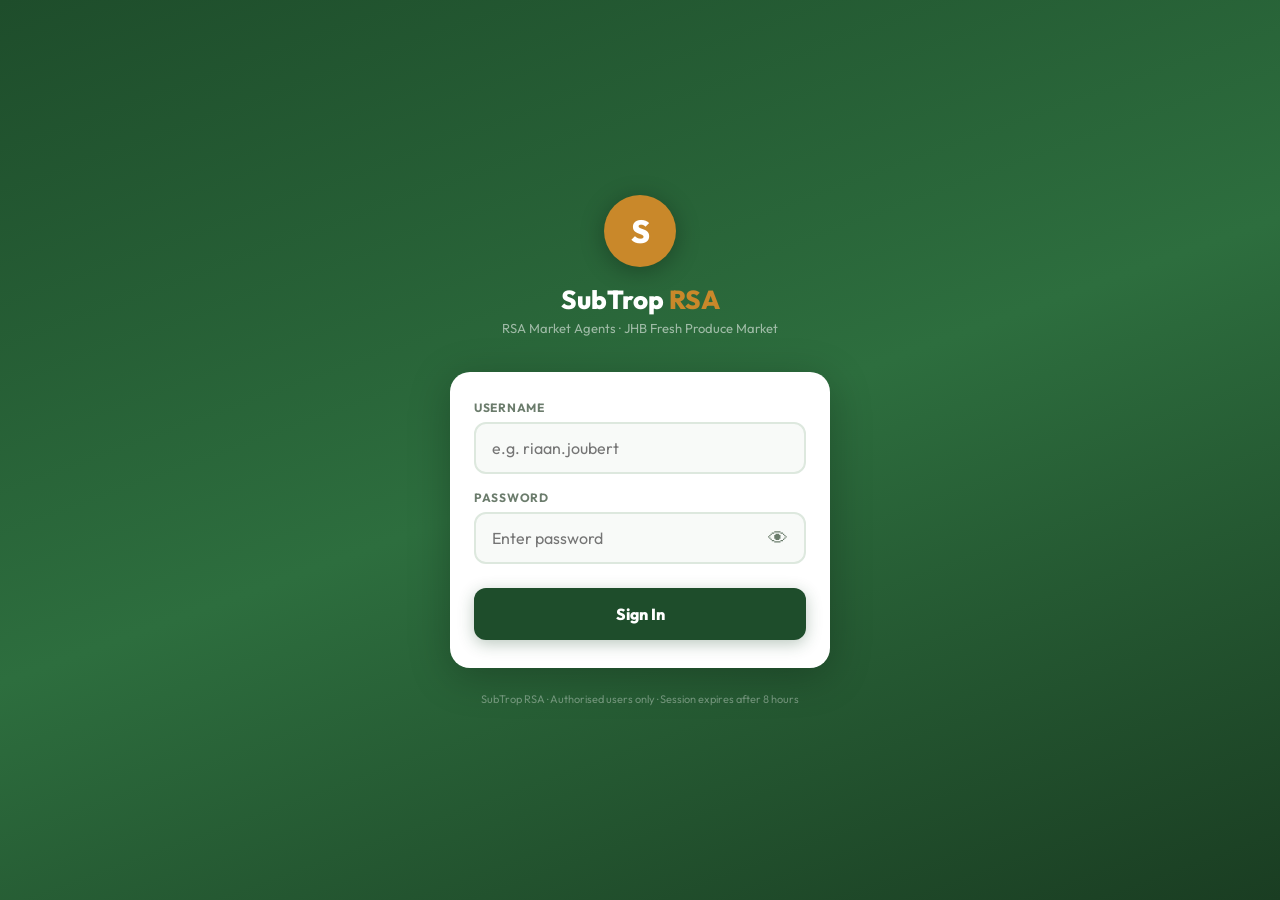
<file: index-2.html>
<!DOCTYPE html>
<html lang="en">
<head>
<meta charset="UTF-8"/>
<meta name="viewport" content="width=device-width, initial-scale=1.0, maximum-scale=1.0, user-scalable=no"/>
<title>SubTrop RSA</title>
<link href="https://fonts.googleapis.com/css2?family=Outfit:wght@400;500;600;700;800&display=swap" rel="stylesheet"/>
<style>
:root{
  --moss:#1e4d2b; --sage:#3a7a4a; --sage-light:#e8f5ec;
  --gold:#c9882a; --gold-light:#fff4e0;
  --red:#c0392b;  --red-light:#fdecea;
  --blue:#1a4479; --blue-light:#e8f0fc;
  --ink:#141f15;  --muted:#6b7c6c; --border:#dde8de;
  --paper:#f3f7f3; --card:#ffffff;
  --shadow:0 1px 8px rgba(30,77,43,0.10);
  --r:14px; --rl:20px; --nav-h:64px;
  font-family:'Outfit',sans-serif;
}
*{box-sizing:border-box;margin:0;padding:0;-webkit-tap-highlight-color:transparent}
body{background:var(--paper);color:var(--ink);min-height:100vh;font-size:15px}

/* ══ LOGIN SCREEN ══ */
#login-screen{
  display:flex;flex-direction:column;align-items:center;justify-content:center;
  min-height:100vh;padding:24px;background:linear-gradient(160deg,#1e4d2b 0%,#2d6e3e 50%,#1a3d22 100%);
}
.login-logo{width:72px;height:72px;background:var(--gold);border-radius:50%;display:flex;align-items:center;justify-content:center;font-weight:800;font-size:32px;color:#fff;margin-bottom:16px;box-shadow:0 4px 24px rgba(0,0,0,0.3)}
.login-title{color:#fff;font-weight:800;font-size:26px;margin-bottom:4px}
.login-title span{color:var(--gold)}
.login-sub{color:rgba(255,255,255,0.55);font-size:13px;margin-bottom:36px;text-align:center}
.login-box{background:#fff;border-radius:20px;padding:28px 24px;width:100%;max-width:380px;box-shadow:0 8px 40px rgba(0,0,0,0.25)}
.login-field{margin-bottom:16px}
.login-label{font-size:12px;font-weight:700;text-transform:uppercase;letter-spacing:.06em;color:var(--muted);margin-bottom:7px;display:block}
.login-input{
  width:100%;padding:14px 16px;border-radius:12px;border:2px solid var(--border);
  font-family:inherit;font-size:16px;color:var(--ink);background:#f8faf8;outline:none;
  transition:border-color .2s;
}
.login-input:focus{border-color:var(--sage);background:#fff}
.login-pw-wrap{position:relative}
.login-pw-wrap .login-input{padding-right:48px}
.login-eye{position:absolute;right:14px;top:50%;transform:translateY(-50%);background:none;border:none;cursor:pointer;font-size:20px;color:var(--muted);padding:4px}
.login-btn{
  width:100%;padding:16px;border-radius:12px;border:none;cursor:pointer;
  font-family:inherit;font-weight:800;font-size:16px;
  background:var(--moss);color:#fff;margin-top:8px;
  transition:background .2s,transform .1s;
  box-shadow:0 4px 16px rgba(30,77,43,0.3);
}
.login-btn:hover{background:var(--sage)}
.login-btn:active{transform:scale(0.98)}
.login-error{
  background:var(--red-light);color:var(--red);border-radius:10px;
  padding:11px 14px;font-size:13.5px;font-weight:600;margin-top:14px;
  display:none;text-align:center;
}
.login-error.show{display:block}
.login-footer{color:rgba(255,255,255,0.35);font-size:11px;margin-top:24px;text-align:center}

/* ══ APP (hidden until logged in) ══ */
#app{display:none}
#app.visible{display:block}
body.app-active{padding-bottom:var(--nav-h)}

/* ══ HEADER ══ */
.hdr{background:var(--moss);padding:14px 16px 12px;display:flex;align-items:center;justify-content:space-between;position:sticky;top:0;z-index:200}
.hdr-brand{display:flex;align-items:center;gap:10px}
.hdr-logo{width:36px;height:36px;background:var(--gold);border-radius:50%;display:flex;align-items:center;justify-content:center;font-weight:800;font-size:17px;color:#fff;flex-shrink:0}
.hdr-title{color:#fff;font-weight:700;font-size:18px;line-height:1}
.hdr-title span{color:var(--gold)}
.hdr-sub{color:rgba(255,255,255,0.55);font-size:11px;margin-top:1px}
.hdr-right{display:flex;align-items:center;gap:8px}
.hdr-date{background:rgba(255,255,255,0.12);border-radius:8px;padding:5px 9px;color:#fff;font-size:11px;font-weight:500;white-space:nowrap}
.hdr-user{background:rgba(255,255,255,0.12);border-radius:8px;padding:5px 9px;color:var(--gold);font-size:11px;font-weight:700;white-space:nowrap;max-width:90px;overflow:hidden;text-overflow:ellipsis}
.logout-btn{background:rgba(255,255,255,0.1);border:1.5px solid rgba(255,255,255,0.2);border-radius:8px;padding:5px 10px;color:#fff;font-size:12px;font-weight:600;cursor:pointer;font-family:inherit;white-space:nowrap}
.logout-btn:active{background:rgba(255,255,255,0.2)}

/* ══ BOTTOM NAV ══ */
.bnav{position:fixed;bottom:0;left:0;right:0;height:var(--nav-h);background:#fff;border-top:1.5px solid var(--border);display:grid;grid-template-columns:repeat(4,1fr);z-index:200;box-shadow:0 -2px 12px rgba(30,77,43,0.08)}
.bnav-item{display:flex;flex-direction:column;align-items:center;justify-content:center;gap:3px;cursor:pointer;color:var(--muted);transition:color .15s;padding:6px 0}
.bnav-item.active{color:var(--moss)}
.bnav-icon{font-size:21px;line-height:1}
.bnav-label{font-size:10px;font-weight:600;text-transform:uppercase;letter-spacing:.04em}

/* ══ PAGES ══ */
main{padding:14px 12px}
.page{display:none}.page.active{display:block}

/* ══ KPI ROW ══ */
.kpi-row{display:grid;grid-template-columns:1fr 1fr;gap:10px;margin-bottom:16px}
.kpi{background:var(--card);border-radius:var(--r);padding:14px;box-shadow:var(--shadow);border-top:3px solid var(--sage)}
.kpi.gold{border-top-color:var(--gold)}.kpi.red{border-top-color:var(--red)}.kpi.blue{border-top-color:var(--blue)}
.kpi-lbl{font-size:10.5px;font-weight:600;text-transform:uppercase;letter-spacing:.05em;color:var(--muted);margin-bottom:5px}
.kpi-val{font-size:24px;font-weight:800;color:var(--ink);line-height:1}
.kpi-sub{font-size:11px;color:var(--muted);margin-top:3px}

/* ══ SECTION TITLE ══ */
.stitle{font-size:15px;font-weight:700;color:var(--moss);margin:18px 0 10px;display:flex;align-items:center;gap:8px}
.stitle::after{content:'';flex:1;height:1px;background:var(--border)}

/* ══ SALE CARDS ══ */
.sale-card{background:var(--card);border-radius:var(--r);box-shadow:var(--shadow);padding:13px 14px;margin-bottom:10px;display:flex;align-items:flex-start;gap:12px}
.sale-dot{width:10px;height:10px;border-radius:50%;background:var(--sage);flex-shrink:0;margin-top:5px}
.sale-dot.cl2{background:var(--gold)}
.sale-body{flex:1;min-width:0}
.sale-buyer{font-weight:700;font-size:14.5px;white-space:nowrap;overflow:hidden;text-overflow:ellipsis}
.sale-acc{font-size:11px;color:var(--muted);margin-top:1px}
.sale-specs{display:flex;flex-wrap:wrap;gap:5px;margin-top:8px}
.sale-right{text-align:right;flex-shrink:0}
.sale-amt{font-weight:800;font-size:15px;color:var(--moss)}
.sale-qty{font-size:11px;color:var(--muted);margin-top:2px}

/* ══ BADGES ══ */
.b{display:inline-flex;align-items:center;padding:3px 9px;border-radius:20px;font-size:11px;font-weight:700;white-space:nowrap}
.bg{background:var(--sage-light);color:#1a5c2a}.ba{background:var(--gold-light);color:#8a5a00}
.br{background:var(--red-light);color:#a00}.bb{background:var(--blue-light);color:var(--blue)}
.bm{background:#f3e8fc;color:#5a1a8a}.bt{background:#e0f5f3;color:#0a5e52}

/* ══ PROGRESS ══ */
.prog-wrap{margin-bottom:14px}
.prog-row{display:flex;justify-content:space-between;align-items:baseline;margin-bottom:4px}
.prog-name{font-weight:600;font-size:13.5px}
.prog-meta{font-size:11px;color:var(--muted)}
.prog-bar{height:8px;background:#e0ece0;border-radius:4px;overflow:hidden}
.prog-fill{height:100%;border-radius:4px;transition:width .6s}
.pf-g{background:var(--sage)}.pf-a{background:var(--gold)}.pf-r{background:var(--red)}

/* ══ MATCH CARDS ══ */
.mcard{background:var(--card);border-radius:var(--rl);box-shadow:var(--shadow);overflow:hidden;margin-bottom:14px}
.mcard-hdr{padding:14px 16px;display:flex;justify-content:space-between;align-items:center}
.mch{background:linear-gradient(120deg,#1e4d2b,#3a7a4a)}.mcl{background:linear-gradient(120deg,#6a5200,#c9882a)}
.mcf{background:linear-gradient(120deg,#4d1a4d,#8a3a8a)}.mck{background:linear-gradient(120deg,#14401a,#3a7a40)}
.mco{background:linear-gradient(120deg,#6a2e14,#c96028)}.mcg{background:linear-gradient(120deg,#142e60,#2a549a)}
.mcard-title{color:#fff;font-weight:800;font-size:16px}
.mcard-sub{color:rgba(255,255,255,0.7);font-size:11.5px;margin-top:2px}
.mpill{background:rgba(255,255,255,0.2);color:#fff;border-radius:10px;padding:6px 12px;text-align:center}
.mpill-n{font-size:22px;font-weight:800;line-height:1}
.mpill-l{font-size:10px;opacity:.75}

/* ══ BUYER MATCH ROWS ══ */
.bmatch{border:1.5px solid var(--border);border-radius:12px;margin:10px 12px;overflow:hidden}
.bmatch-head{display:flex;justify-content:space-between;align-items:center;padding:11px 13px;background:#f7fbf7;gap:8px}
.bmatch-name{font-weight:700;font-size:14px;color:var(--moss);flex:1;min-width:0;overflow:hidden;text-overflow:ellipsis;white-space:nowrap}
.bmatch-acc{font-size:11px;color:var(--muted);white-space:nowrap}
.bmatch-body{padding:12px 13px;border-top:1px solid var(--border)}
.spec-row{display:grid;grid-template-columns:1fr 1fr;gap:7px;margin-bottom:10px}
.spec{background:var(--paper);border-radius:8px;padding:8px 10px}
.spec-l{font-size:10px;font-weight:600;text-transform:uppercase;letter-spacing:.05em;color:var(--muted);margin-bottom:2px}
.spec-v{font-size:13.5px;font-weight:700;color:var(--ink)}
.sml{font-size:11.5px;color:var(--muted);margin-bottom:8px;font-style:italic}

/* ══ STOCK MATCH ROWS ══ */
.smatch-title{font-size:10.5px;font-weight:700;text-transform:uppercase;letter-spacing:.05em;color:var(--muted);margin-bottom:7px}
.smatch-row{background:var(--paper);border-radius:9px;padding:9px 11px;margin-bottom:6px}
.smatch-top{display:flex;justify-content:space-between;align-items:center;margin-bottom:5px}
.smatch-prod{font-weight:600;font-size:13px;flex:1;min-width:0;overflow:hidden;text-overflow:ellipsis;white-space:nowrap}
.smatch-units{font-weight:800;font-size:14px;color:var(--moss);white-space:nowrap;margin-left:8px}
.smatch-tags{display:flex;flex-wrap:wrap;gap:4px}
.smatch-grn{font-size:10px;color:var(--muted);margin-top:3px}
.no-match{font-size:12.5px;color:var(--red);padding:6px 0}

/* ══ DOT INDICATOR ══ */
.dot{width:9px;height:9px;border-radius:50%;display:inline-block;flex-shrink:0}
.dot-e{background:#1a6e30}.dot-c{background:var(--gold)}.dot-n{background:var(--red)}

/* ══ BUYER LIST CARDS ══ */
.bcard{background:var(--card);border-radius:var(--r);box-shadow:var(--shadow);padding:14px;margin-bottom:10px}
.bcard-top{display:flex;justify-content:space-between;align-items:flex-start;margin-bottom:10px}
.bcard-name{font-weight:700;font-size:15px}
.bcard-acc{font-size:11px;color:var(--muted);margin-top:2px}
.bcard-spend{text-align:right}
.bcard-amt{font-weight:800;font-size:16px;color:var(--moss)}
.bcard-txns{font-size:11px;color:var(--muted);margin-top:2px}
.bcard-prefs{display:flex;flex-direction:column;gap:8px}
.bpref{background:var(--paper);border-radius:9px;padding:9px 11px}
.bpref-comm{font-weight:600;font-size:13px;color:var(--moss);margin-bottom:5px}
.bpref-tags{display:flex;flex-wrap:wrap;gap:4px}

/* ══ STOCK LIST CARDS ══ */
.scard{background:var(--card);border-radius:var(--r);box-shadow:var(--shadow);padding:13px 14px;margin-bottom:10px}
.scard-top{display:flex;justify-content:space-between;align-items:flex-start;margin-bottom:8px}
.scard-prod{font-weight:700;font-size:14px;flex:1;min-width:0;padding-right:8px}
.scard-comm{font-size:13px;color:var(--moss);font-weight:600}
.scard-grn{font-size:11px;color:var(--muted);margin-top:1px}
.scard-nums{display:grid;grid-template-columns:1fr 1fr 1fr;gap:6px;margin-top:10px}
.scard-num{background:var(--paper);border-radius:8px;padding:7px;text-align:center}
.scard-num-l{font-size:9.5px;font-weight:600;text-transform:uppercase;letter-spacing:.04em;color:var(--muted);margin-bottom:2px}
.scard-num-v{font-size:18px;font-weight:800;line-height:1}
.scard-tags{display:flex;flex-wrap:wrap;gap:5px;margin-top:8px}

/* ══ CONTROLS ══ */
.ctrl-row{display:flex;gap:8px;margin-bottom:14px;flex-wrap:wrap}
.ctrl-row input,.ctrl-row select{flex:1;min-width:140px;padding:11px 13px;border-radius:10px;border:1.5px solid var(--border);font-family:inherit;font-size:14px;background:#fff;color:var(--ink);outline:none}
.ctrl-row input:focus,.ctrl-row select:focus{border-color:var(--sage)}
.btn-gold{padding:11px 18px;border-radius:10px;border:none;cursor:pointer;font-family:inherit;font-weight:700;font-size:14px;background:var(--gold);color:#fff;white-space:nowrap}

/* ══ LEGEND ══ */
.legend{display:flex;flex-wrap:wrap;gap:10px;font-size:11.5px;color:var(--muted);margin-bottom:14px}
.legend span{display:flex;align-items:center;gap:5px}
.empty{text-align:center;padding:32px 16px;color:var(--muted);font-size:13.5px}

.upload-box{background:#fff;border-radius:var(--r);box-shadow:var(--shadow);padding:15px;margin-bottom:14px;border-top:3px solid var(--sage)}
.upload-title{font-weight:700;font-size:14px;color:var(--moss);margin-bottom:4px}
.upload-hint{font-size:11px;color:var(--muted);margin-bottom:10px}
.upload-file-btn{display:inline-block;background:var(--paper);border:1.5px solid var(--border);border-radius:9px;padding:8px 14px;font-size:13px;font-weight:600;color:var(--moss);cursor:pointer;margin-bottom:8px}
.upload-fname{font-size:11px;color:var(--muted);display:block;margin-bottom:10px;overflow:hidden;text-overflow:ellipsis;white-space:nowrap}
.upload-btn-row{display:flex;gap:8px}
.upload-btn{flex:1;padding:11px;border:none;border-radius:10px;background:var(--moss);color:#fff;font-family:inherit;font-weight:700;font-size:13px;cursor:pointer}
.upload-btn:active{opacity:.8}
.upload-btn-red{background:#c0392b}
.upload-status{font-size:12px;margin-top:10px;min-height:1.2em;color:var(--sage)}
.stock-tabs{display:flex;gap:8px;margin-bottom:12px}
.stock-tab{flex:1;padding:9px;border:1.5px solid var(--border);border-radius:9px;background:#fff;color:var(--muted);font-family:inherit;font-weight:600;font-size:13px;cursor:pointer}
.stock-tab.active{background:var(--moss);color:#fff;border-color:var(--moss)}
</style>
</head>
<body>

<!-- ════════════════════════ LOGIN SCREEN ════════════════════════ -->
<div id="login-screen">
  <div class="login-logo">S</div>
  <div class="login-title">SubTrop <span>RSA</span></div>
  <div class="login-sub">RSA Market Agents · JHB Fresh Produce Market</div>

  <div class="login-box">
    <div class="login-field">
      <label class="login-label" for="login-user">Username</label>
      <input class="login-input" type="text" id="login-user" placeholder="e.g. riaan.joubert" autocomplete="username" autocapitalize="none" spellcheck="false"/>
    </div>
    <div class="login-field">
      <label class="login-label" for="login-pass">Password</label>
      <div class="login-pw-wrap">
        <input class="login-input" type="password" id="login-pass" placeholder="Enter password" autocomplete="current-password" id="login-pass"/>
        <button class="login-eye" onclick="togglePw()" type="button" id="eye-btn">👁</button>
      </div>
    </div>
    <button class="login-btn" onclick="doLogin()">Sign In</button>
    <div class="login-error" id="login-error">Incorrect username or password. Please try again.</div>
  </div>
  <div class="login-footer">SubTrop RSA · Authorised users only · Session expires after 8 hours</div>
</div>

<!-- ════════════════════════ APP ════════════════════════ -->
<div id="app">

<div class="hdr">
  <div class="hdr-brand">
    <div class="hdr-logo">S</div>
    <div>
      <div class="hdr-title">SubTrop <span>RSA</span></div>
      <div class="hdr-sub">RSA Market Agents · George Potgieter</div>
    </div>
  </div>
  <div class="hdr-right">
    <div class="hdr-user" id="hdr-username"></div>
    <div class="hdr-date" id="live-date"></div>
    <button class="logout-btn" onclick="doLogout()">Sign Out</button>
  </div>
</div>

<main>

<!-- ══ DASHBOARD ══ -->
<div class="page active" id="page-dashboard">
  <div class="kpi-row">
    <div class="kpi gold"><div class="kpi-lbl">Revenue</div><div class="kpi-val">R26,520</div><div class="kpi-sub">05–06 May 2026</div></div>
    <div class="kpi blue"><div class="kpi-lbl">Buyers</div><div class="kpi-val">9</div><div class="kpi-sub">Active period</div></div>
    <div class="kpi"><div class="kpi-lbl">Transactions</div><div class="kpi-val">13</div><div class="kpi-sub">2 trading days</div></div>
    <div class="kpi red"><div class="kpi-lbl">Floor Stock</div><div class="kpi-val">3,847</div><div class="kpi-sub">Units remaining</div></div>
  </div>
  <div class="stitle">Sell-Through by Commodity</div>
  <div style="background:var(--card);border-radius:var(--r);box-shadow:var(--shadow);padding:14px;margin-bottom:16px" id="stock-chart"></div>
  <div class="stitle">Latest Sales</div>
  <div id="sale-list"></div>
</div>

<!-- ══ MATCHER ══ -->
<div class="page" id="page-matching">
  <div class="legend">
    <span><span class="dot dot-e"></span>Exact — pack, class &amp; size</span>
    <span><span class="dot dot-c"></span>Close — pack &amp; class only</span>
    <span><span class="dot dot-n"></span>No match</span>
  </div>
  <div class="ctrl-row">
    <input type="text" id="match-search" placeholder="🔍 Search…" oninput="filterMatches()"/>
    <select id="match-filter" onchange="filterMatches()">
      <option value="">All</option>
      <option value="AVOS">Avocados</option>
      <option value="LEMS">Lemons</option>
      <option value="FIGS">Figs</option>
      <option value="KIWI">Kiwifruit</option>
      <option value="ORGS">Oranges</option>
      <option value="GVS">Guavas</option>
    </select>
  </div>
  <button class="btn-gold" style="width:100%;margin-bottom:14px" onclick="renderMatchPage(stockData)">⚡ Auto-Match All</button>
  <div id="match-result" style="font-size:12px;color:var(--muted);margin-bottom:10px"></div>
  <div id="match-grid"></div>
</div>

<!-- ══ BUYERS ══ -->
<div class="page" id="page-buyers">
  <div class="ctrl-row">
    <input type="text" id="buyer-search" placeholder="🔍 Search buyer…" oninput="filterBuyers()"/>
    <select onchange="sortBuyers(this.value)">
      <option value="spend">By Revenue</option>
      <option value="name">By Name</option>
      <option value="txns">By Transactions</option>
    </select>
  </div>
  <div id="buyer-list"></div>
</div>

<!-- ══ STOCK ══ -->
<div class="page" id="page-stock">
  <div class="upload-box">
    <div class="upload-title">📄 Upload Stock PDF</div>
    <div class="upload-hint">POT.pdf → Riaan &nbsp;|&nbsp; CDW.pdf → Christoff</div>
    <label class="upload-file-btn">📎 Choose PDF
      <input type="file" id="stockFile" accept=".pdf" style="display:none"
        onchange="document.getElementById('stockFileName').textContent=this.files[0]?.name||'No file chosen'"/>
    </label>
    <span id="stockFileName" class="upload-fname">No file chosen</span>
    <div class="upload-btn-row">
      <button class="upload-btn" onclick="doStockUpload(false)">Upload</button>
      <button class="upload-btn upload-btn-red" onclick="doStockUpload(true)">🔄 Clear &amp; Re-upload</button>
    </div>
    <div id="uploadStatus" class="upload-status"></div>
  </div>
  <div class="stock-tabs">
    <button class="stock-tab active" id="tab-RJ" onclick="switchStockTab('RJ',this)">Riaan (RJ)</button>
    <button class="stock-tab" id="tab-CW" onclick="switchStockTab('CW',this)">Christoff (CW)</button>
  </div>
  <div class="ctrl-row">
    <input type="text" id="stock-search" placeholder="🔍 Search stock…" oninput="filterStock()"/>
    <select id="stock-filter" onchange="filterStock()">
      <option value="">All</option>
      <option value="AVOS">Avocados</option>
      <option value="LEMS">Lemons</option>
      <option value="FIGS">Figs</option>
      <option value="KIWI">Kiwifruit</option>
      <option value="ORGS">Oranges</option>
      <option value="GVS">Guavas</option>
    </select>
  </div>
  <div id="stock-list"></div>
</div>

</main>

<nav class="bnav">
  <div class="bnav-item active" onclick="showPage('dashboard',this)"><div class="bnav-icon">📊</div><div class="bnav-label">Dashboard</div></div>
  <div class="bnav-item" onclick="showPage('matching',this)"><div class="bnav-icon">🔗</div><div class="bnav-label">Matcher</div></div>
  <div class="bnav-item" onclick="showPage('buyers',this)"><div class="bnav-icon">👥</div><div class="bnav-label">Buyers</div></div>
  <div class="bnav-item" onclick="showPage('stock',this)"><div class="bnav-icon">📦</div><div class="bnav-label">Stock</div></div>
</nav>

</div><!-- end #app -->

<script>
// ══════════════════════════ AUTH ══════════════════════════════════════════════
// Credential store — username normalized to lowercase with dots
const USERS={
  'riaan.joubert':  {display:'Riaan Joubert',   pw:'rsasubtrop2026'},
  'christoff.dewet':{display:'Christoff de Wet', pw:'rsasubtrop2026'}
};

const SK='st_sess';

function saveSession(u){
  try{sessionStorage.setItem(SK,JSON.stringify({u:u,exp:Date.now()+28800000}));}catch(e){}
}
function loadSession(){
  try{var s=JSON.parse(sessionStorage.getItem(SK));if(s&&s.exp>Date.now())return s;}catch(e){}
  return null;
}
function clearSession(){try{sessionStorage.removeItem(SK);}catch(e){}}

function showApp(displayName){
  document.getElementById('login-screen').style.display='none';
  document.getElementById('app').style.display='block';
  document.body.classList.add('app-active');
  document.getElementById('hdr-username').textContent=displayName;
  document.getElementById('live-date').textContent=
    new Date().toLocaleDateString('en-ZA',{day:'numeric',month:'short'});
  renderStockChart();renderSales();renderBuyers(buyerData);renderStock(stockData);renderMatchPage(stockData);if(typeof loadAllStockForMatcher==="function"){loadStockFromFirebase("RJ");loadAllStockForMatcher();}
}

function normalizeUser(raw){
  // Accept "Riaan Joubert", "riaan joubert", "riaan.joubert" all as same
  return raw.trim().toLowerCase().replace(/\s+/g,'.');
}

function doLogin(){
  var rawUser=document.getElementById('login-user').value;
  var pass=document.getElementById('login-pass').value;
  var errEl=document.getElementById('login-error');
  errEl.classList.remove('show');

  if(!rawUser||!pass){
    errEl.textContent='Please enter your username and password.';
    errEl.classList.add('show');return;
  }

  var ukey=normalizeUser(rawUser);
  var user=USERS[ukey];

  if(!user||user.pw!==pass){
    errEl.textContent='Incorrect username or password. Please try again.';
    errEl.classList.add('show');
    document.getElementById('login-pass').value='';
    return;
  }

  saveSession(ukey);
  showApp(user.display);
}

function doLogout(){
  clearSession();
  document.getElementById('app').style.display='none';
  document.body.classList.remove('app-active');
  document.getElementById('login-screen').style.display='flex';
  document.getElementById('login-user').value='';
  document.getElementById('login-pass').value='';
  document.getElementById('login-error').classList.remove('show');
}

function togglePw(){
  var inp=document.getElementById('login-pass');
  var btn=document.getElementById('eye-btn');
  if(inp.type==='password'){inp.type='text';btn.textContent='🙈';}
  else{inp.type='password';btn.textContent='👁';}
}

document.addEventListener('keydown',function(e){
  if(e.key==='Enter'){
    var ls=document.getElementById('login-screen');
    if(ls&&ls.style.display!=='none')doLogin();
  }
});

window.addEventListener('load',function(){
  var s=loadSession();
  if(s&&USERS[s.u])showApp(USERS[s.u].display);
});

// ══════════════════════════ DATA ══════════════════════════════════════════════
const salesData=[
  {date:"06/05",buyer:"Flimieda Kwik Spar",  acc:"121030",commodity:"Avocados", pack:"4KG TRAY",   cls:"CL 1",size:"10",qty:65,amt:5931},
  {date:"06/05",buyer:"Katompa (The Wedge)", acc:"276863",commodity:"Kiwifruit",pack:"500G PUNNET",cls:"CL 1",size:"8", qty:40,amt:5201},
  {date:"06/05",buyer:"Jacobus",             acc:"67333", commodity:"Avocados", pack:"4KG TRAY",   cls:"CL 2",size:"14",qty:80,amt:5600},
  {date:"06/05",buyer:"The Reeds Supermarke",acc:"229353",commodity:"Avocados", pack:"4KG TRAY",   cls:"CL 1",size:"14",qty:40,amt:4081},
  {date:"06/05",buyer:"Pioneer Fresh",       acc:"213503",commodity:"Avocados", pack:"4KG TRAY",   cls:"CL 1",size:"14",qty:35,amt:2450},
  {date:"06/05",buyer:"The King Fresh Marke",acc:"140342",commodity:"Figs",     pack:"160G PUNNET",cls:"CL 1",size:"30",qty:7, amt:2100},
  {date:"06/05",buyer:"Woza Hypermeat",      acc:"284622",commodity:"Lemons",   pack:"15KG CARTON",cls:"CL 1",size:"56",qty:3, amt:360},
  {date:"06/05",buyer:"Pauls Fruit & Veg",   acc:"263097",commodity:"Avocados", pack:"4KG TRAY",   cls:"CL 1",size:"22",qty:7, amt:730},
  {date:"06/05",buyer:"Munyai Mbulaheni ALB",acc:"174820",commodity:"Limes",    pack:"3KG POCKET", cls:"CL 1",size:"*", qty:7, amt:70},
  {date:"05/05",buyer:"Vieira Jose Virgilio",acc:"290300",commodity:"Avocados", pack:"4KG TRAY",   cls:"CL 2",size:"12",qty:2, amt:140},
  {date:"05/05",buyer:"Lamprecht Quintin",   acc:"258227",commodity:"Kiwifruit",pack:"500G PUNNET",cls:"CL 1",size:"20",qty:2, amt:400},
];

const buyerData=[
  {name:"Flimieda Kwik Spar",  acc:"121030",card:"39177", txns:1,spend:5931,prefs:[{comm:"Avocados", pack:"4KG TRAY",   cls:"CL 1",sizes:["10"],note:"Westfalia preferred"}]},
  {name:"Jacobus",             acc:"67333", card:"329736",txns:1,spend:5600,prefs:[{comm:"Avocados", pack:"4KG TRAY",   cls:"CL 2",sizes:["14"],note:"Volume buyer, accepts CL 2"}]},
  {name:"Katompa (The Wedge)", acc:"276863",card:"410787",txns:1,spend:5201,prefs:[{comm:"Kiwifruit",pack:"500G PUNNET",cls:"CL 1",sizes:["8"], note:"High volume punnet buyer"}]},
  {name:"The Reeds Supermarke",acc:"229353",card:"553480",txns:1,spend:4081,prefs:[{comm:"Avocados", pack:"4KG TRAY",   cls:"CL 1",sizes:["14"],note:"Supermarket — CL 1 only"}]},
  {name:"Pioneer Fresh",       acc:"213503",card:"363587",txns:2,spend:2450,prefs:[{comm:"Avocados", pack:"4KG TRAY",   cls:"CL 1",sizes:["14"],note:"Repeat buyer sz 14"}]},
  {name:"The King Fresh Marke",acc:"140342",card:"330175",txns:1,spend:2100,prefs:[{comm:"Figs",     pack:"160G PUNNET",cls:"CL 1",sizes:["30"],note:"Specialist fig buyer"}]},
  {name:"Woza Hypermeat",      acc:"284622",card:"392353",txns:1,spend:360, prefs:[{comm:"Lemons",   pack:"15KG CARTON",cls:"CL 1",sizes:["56"],note:"Carton only, not pockets"}]},
  {name:"Pauls Fruit & Veg",   acc:"263097",card:"364432",txns:2,spend:730, prefs:[{comm:"Avocados", pack:"4KG TRAY",   cls:"CL 1",sizes:["22","14"],note:"Buys mixed sizes"}]},
  {name:"Munyai Mbulaheni ALB",acc:"174820",card:"596790",txns:1,spend:70,  prefs:[{comm:"Limes",    pack:"3KG POCKET", cls:"CL 1",sizes:["*"], note:"Small lime buyer"}]},
  {name:"Vieira Jose Virgilio",acc:"290300",card:"564956",txns:1,spend:140, prefs:[{comm:"Avocados", pack:"4KG TRAY",   cls:"CL 2",sizes:["12"],note:"Small volumes, CL 2"}]},
  {name:"Lamprecht Quintin",   acc:"258227",card:"332203",txns:1,spend:400, prefs:[{comm:"Kiwifruit",pack:"500G PUNNET",cls:"CL 1",sizes:["20"],note:"Punnet buyer sz 20"}]},
];

const stockData=[
  {producer:"SELOKWE AGRI",        grn:"15392375",commodity:"AVOS",pack:"TR040",variety:"AH",grade:"1",size:"M",   arrived:"27/04",rec:42,  sold:16, flr:26},
  {producer:"KENBROOK FARMS",      grn:"15386009",commodity:"AVOS",pack:"BG150",variety:"AH",grade:"2",size:"M",   arrived:"22/04",rec:126, sold:32, flr:94},
  {producer:"WESTFALIA MARKETING", grn:"15361871",commodity:"AVOS",pack:"BG150",variety:"AH",grade:"2",size:"M",   arrived:"10/04",rec:284, sold:234,flr:50},
  {producer:"MAKGOBA DIEPLAAGTE",  grn:"15386025",commodity:"AVOS",pack:"BG150",variety:"AH",grade:"2",size:"M",   arrived:"22/04",rec:41,  sold:0,  flr:41},
  {producer:"MULLER FAMILIE BOERD",grn:"15360267",commodity:"AVOS",pack:"BG160",variety:"AF",grade:"2",size:"M",   arrived:"10/04",rec:256, sold:238,flr:18},
  {producer:"KENBROOK FARMS",      grn:"15394527",commodity:"AVOS",pack:"TR040",variety:"AF",grade:"1",size:"10",  arrived:"29/04",rec:264, sold:197,flr:67},
  {producer:"WESTFALIA MARKETING", grn:"15344101",commodity:"AVOS",pack:"TR040",variety:"AF",grade:"1",size:"14",  arrived:"01/04",rec:264, sold:155,flr:109},
  {producer:"MULLER FAMILIE BOERD",grn:"15360264",commodity:"AVOS",pack:"TR040",variety:"AF",grade:"1",size:"14",  arrived:"10/04",rec:264, sold:166,flr:98},
  {producer:"WESTFALIA MARKETING", grn:"15382830",commodity:"AVOS",pack:"TR040",variety:"AF",grade:"1",size:"14",  arrived:"22/04",rec:167, sold:166,flr:1},
  {producer:"JOUBERT EN JOUBERT",  grn:"15370860",commodity:"AVOS",pack:"TR040",variety:"AF",grade:"1",size:"16",  arrived:"16/04",rec:264, sold:249,flr:15},
  {producer:"SOUTPANSBERG ST",     grn:"15391649",commodity:"AVOS",pack:"TR040",variety:"AH",grade:"1",size:"14",  arrived:"28/04",rec:52,  sold:12, flr:40},
  {producer:"SOUTPANSBERG ST",     grn:"15391663",commodity:"AVOS",pack:"TR040",variety:"AH",grade:"1",size:"16",  arrived:"28/04",rec:257, sold:207,flr:50},
  {producer:"SOUTPANSBERG ST",     grn:"15391652",commodity:"AVOS",pack:"TR040",variety:"AH",grade:"1",size:"18",  arrived:"28/04",rec:53,  sold:15, flr:38},
  {producer:"SOUTPANSBERG ST",     grn:"15340998",commodity:"AVOS",pack:"TR040",variety:"AH",grade:"1",size:"20",  arrived:"31/03",rec:528, sold:299,flr:229},
  {producer:"MUNUNZWU NEWCO",      grn:"15379647",commodity:"AVOS",pack:"TR040",variety:"AF",grade:"2",size:"10",  arrived:"21/04",rec:528, sold:255,flr:273},
  {producer:"MUNUNZWU NEWCO",      grn:"15379676",commodity:"AVOS",pack:"TR040",variety:"AF",grade:"2",size:"12",  arrived:"21/04",rec:528, sold:477,flr:51},
  {producer:"KOMATI FRUITS",       grn:"15400098",commodity:"LEMS",pack:"CTT150",variety:"*",grade:"1",size:"56",  arrived:"01/05",rec:800, sold:87, flr:713},
  {producer:"PETRUS VISAGE BOERD", grn:"15295451",commodity:"LEMS",pack:"CTT150",variety:"*",grade:"1",size:"138", arrived:"07/03",rec:127, sold:98, flr:29},
  {producer:"PETRUS VISAGE BOERD", grn:"15295449",commodity:"LEMS",pack:"CTT150",variety:"*",grade:"1",size:"64",  arrived:"07/03",rec:42,  sold:0,  flr:42},
  {producer:"KOMATI FRUITS",       grn:"15391408",commodity:"ORGS",pack:"CTT150",variety:"NV",grade:"1",size:"48", arrived:"25/04",rec:320, sold:1,  flr:319},
  {producer:"KOMATI FRUITS",       grn:"15400199",commodity:"ORGS",pack:"CTT150",variety:"NV",grade:"1",size:"56", arrived:"30/04",rec:960, sold:20, flr:940},
  {producer:"POTGIETERSRUS SITRUS",grn:"15347339",commodity:"ORGS",pack:"CTT150",variety:"NV",grade:"1",size:"64", arrived:"01/04",rec:290, sold:198,flr:92},
  {producer:"NUTTY AND FRUITY",    grn:"15400373",commodity:"FIGS",pack:"PTB002",variety:"*", grade:"1",size:"20",  arrived:"28/04",rec:80,  sold:28, flr:52},
  {producer:"NUTTY AND FRUITY",    grn:"15363147",commodity:"FIGS",pack:"PTB005",variety:"*", grade:"1",size:"20",  arrived:"12/04",rec:40,  sold:16, flr:24},
  {producer:"MOUTON CITRUS",       grn:"15377154",commodity:"CLTM",pack:"DL076", variety:"*", grade:"1",size:"42",  arrived:"19/04",rec:900, sold:713,flr:187},
  {producer:"MILLHART FARMING",    grn:"15373545",commodity:"KIWI",pack:"PTB005",variety:"*", grade:"1",size:"20",  arrived:"16/04",rec:180, sold:145,flr:35},
  {producer:"MILLHART FARMING",    grn:"15385010",commodity:"KIWI",pack:"PTB005",variety:"*", grade:"1",size:"20",  arrived:"22/04",rec:240, sold:66, flr:174},
  {producer:"VHAVENDA BRICKWORKS", grn:"15391699",commodity:"GVS", pack:"TR040", variety:"*", grade:"1",size:"L",   arrived:"28/04",rec:200, sold:199,flr:1},
  {producer:"VHAVENDA BRICKWORKS", grn:"15403543",commodity:"GVS", pack:"TR040", variety:"*", grade:"1",size:"L",   arrived:"05/05",rec:200, sold:0,  flr:200},
];

// ══════════════════════════ LOOKUPS ═══════════════════════════════════════════
const commName={AVOS:"Avocados",LEMS:"Lemons",FIGS:"Figs",KIWI:"Kiwifruit",ORGS:"Oranges",GVS:"Guavas",CLTM:"Clementines"};
const commHdr={AVOS:"mch",LEMS:"mcl",FIGS:"mcf",KIWI:"mck",ORGS:"mco",GVS:"mcg",CLTM:"mco"};
const packName={TR040:"4KG TRAY",BG150:"15KG BAG",BG160:"16KG BAG",SP170:"17KG SPECIAL",CTT150:"CTT 150 CARTON",PTB005:"500G PUNNET",PTB002:"160G PUNNET",DL076:"DL 076 CARTON",PC030:"3KG POCKET"};
const varName={AF:"Fuerte",AH:"Hass",AK:"Keto",MA:"Maluma",MD:"Dusa",NV:"Navel","*":"Open"};
const commMap={"Avocados":"AVOS","Lemons":"LEMS","Limes":"LIME","Figs":"FIGS","Kiwifruit":"KIWI","Oranges":"ORGS","Guavas":"GVS","Clementines":"CLTM"};
const packMap={"4KG TRAY":["TR040"],"15KG CARTON":["CTT150"],"500G PUNNET":["PTB005"],"160G PUNNET":["PTB002"],"3KG POCKET":["PC030","PTB"]};
const pn=c=>packName[c]||c;

function matchScore(s,p){
  if(s.commodity!==commMap[p.comm])return"none";
  const pg=p.cls==="CL 1"?"1":p.cls==="CL 2"?"2":null;
  const pc=packMap[p.pack]||[];
  const pm=pc.some(x=>s.pack.startsWith(x));
  const gm=!pg||s.grade===pg;
  const sm=p.sizes.includes("*")||p.sizes.includes(s.size);
  if(pm&&gm&&sm)return"exact";
  if(pm&&gm)return"close";
  return"none";
}

// ══════════════════════════ RENDER FUNCTIONS ══════════════════════════════════
function renderStockChart(){
  const comms=["AVOS","ORGS","LEMS","KIWI","FIGS","GVS","CLTM"];
  document.getElementById("stock-chart").innerHTML=comms.map(c=>{
    const items=stockData.filter(s=>s.commodity===c);
    if(!items.length)return"";
    const rec=items.reduce((a,i)=>a+i.rec,0),sold=items.reduce((a,i)=>a+i.sold,0),flr=items.reduce((a,i)=>a+i.flr,0);
    const pct=Math.round(sold/rec*100);
    const fc=pct>80?"pf-g":pct>40?"pf-a":"pf-r";
    return`<div class="prog-wrap"><div class="prog-row"><span class="prog-name">${commName[c]||c}</span><span class="prog-meta">${pct}% · ${flr.toLocaleString()} left</span></div><div class="prog-bar"><div class="prog-fill ${fc}" style="width:${pct}%"></div></div></div>`;
  }).join("");
}

function renderSales(){
  document.getElementById("sale-list").innerHTML=salesData.map(s=>`
    <div class="sale-card">
      <div class="sale-dot ${s.cls==="CL 2"?"cl2":""}"></div>
      <div class="sale-body">
        <div class="sale-buyer">${s.buyer}</div>
        <div class="sale-acc">Acc ${s.acc} · ${s.date}</div>
        <div class="sale-specs">
          <span class="b bb">${s.pack}</span>
          <span class="b ${s.cls==="CL 1"?"bg":"ba"}">${s.cls}</span>
          <span class="b bt">sz ${s.size}</span>
          <span class="b" style="background:#f0f4f0;color:var(--muted)">${s.commodity}</span>
        </div>
      </div>
      <div class="sale-right"><div class="sale-amt">R ${s.amt.toLocaleString()}</div><div class="sale-qty">${s.qty} units</div></div>
    </div>`).join("");
}

function renderMatchPage(data){
  const groups={};
  data.filter(s=>s.flr>0).forEach(s=>{
    if(!groups[s.commodity])groups[s.commodity]={items:[],totalFlr:0,totalRec:0,totalSold:0};
    groups[s.commodity].items.push(s);
    groups[s.commodity].totalFlr+=s.flr;
    groups[s.commodity].totalRec+=s.rec;
    groups[s.commodity].totalSold+=s.sold;
  });
  let count=0;
  document.getElementById("match-grid").innerHTML=Object.entries(groups).map(([comm,g])=>{
    const pct=Math.round(g.totalSold/g.totalRec*100);
    const buyers=buyerData.filter(b=>b.prefs.some(p=>commMap[p.comm]===comm));
    count++;
    const buyersHTML=buyers.map(buyer=>{
      const pref=buyer.prefs.find(p=>commMap[p.comm]===comm);
      if(!pref)return"";
      const exact=g.items.filter(s=>matchScore(s,pref)==="exact"&&s.flr>0);
      const close=g.items.filter(s=>matchScore(s,pref)==="close"&&s.flr>0);
      const ind=exact.length>0?"dot-e":close.length>0?"dot-c":"dot-n";
      const indLabel=exact.length>0?"Exact Match":close.length>0?"Close Match":"No Match";
      const indBadge=exact.length>0?"bg":close.length>0?"ba":"br";
      const lines=[...exact,...close].slice(0,3);
      return`<div class="bmatch">
        <div class="bmatch-head">
          <span class="dot ${ind}" style="flex-shrink:0"></span>
          <span class="bmatch-name">${buyer.name}</span>
          <span class="bmatch-acc">Acc ${buyer.acc}</span>
          <span class="b ${indBadge}" style="font-size:10px">${indLabel}</span>
        </div>
        <div class="bmatch-body">
          <div class="spec-row">
            <div class="spec"><div class="spec-l">Pack</div><div class="spec-v">${pref.pack}</div></div>
            <div class="spec"><div class="spec-l">Class</div><div class="spec-v">${pref.cls}</div></div>
            <div class="spec"><div class="spec-l">Size(s)</div><div class="spec-v">${pref.sizes.join(", ")}</div></div>
            <div class="spec"><div class="spec-l">Avg Order</div><div class="spec-v">R ${Math.round(buyer.spend/buyer.txns).toLocaleString()}</div></div>
          </div>
          ${pref.note?`<div class="sml">💬 ${pref.note}</div>`:""}
          ${lines.length>0?`<div class="smatch-title">Matching Stock on Floor</div>${lines.map(s=>{
            const sc=matchScore(s,pref);
            return`<div class="smatch-row"><div class="smatch-top"><span class="dot ${sc==="exact"?"dot-e":"dot-c"}" style="margin-right:6px;flex-shrink:0"></span><span class="smatch-prod">${s.producer}</span><span class="smatch-units">${s.flr} units</span></div><div class="smatch-tags"><span class="b bb">${pn(s.pack)}</span><span class="b ${s.grade==="1"?"bg":"ba"}">CL ${s.grade}</span><span class="b bt">sz ${s.size}</span>${s.variety!=="*"?`<span class="b" style="background:#f0f4f0;color:var(--muted)">${varName[s.variety]||s.variety}</span>`:""}</div><div class="smatch-grn">GRN ${s.grn} · Arrived ${s.arrived}</div></div>`;
          }).join("")}${g.items.filter(s=>["exact","close"].includes(matchScore(s,pref))&&s.flr>0).length>3?`<div style="font-size:11px;color:var(--muted);padding-top:4px">+${g.items.filter(s=>["exact","close"].includes(matchScore(s,pref))&&s.flr>0).length-3} more lines</div>`:""}`:
          `<div class="no-match">⚠ No matching stock on floor for this preference</div>`}
        </div>
      </div>`;
    }).join("");
    return`<div class="mcard"><div class="mcard-hdr ${commHdr[comm]||"mcg"}"><div><div class="mcard-title">${commName[comm]||comm}</div><div class="mcard-sub">${g.items.length} lines · ${pct}% sold</div></div><div class="mpill"><div class="mpill-n">${g.totalFlr.toLocaleString()}</div><div class="mpill-l">on floor</div></div></div>${buyers.length>0?buyersHTML:`<div style="padding:14px 16px;font-size:13px;color:var(--muted)">No historic buyers on record</div>`}</div>`;
  }).join("");
  document.getElementById("match-result").textContent=`${count} commodity groups · ${buyerData.length} buyers matched`;
}

function filterMatches(){
  const q=document.getElementById("match-search").value.toLowerCase();
  const f=document.getElementById("match-filter").value;
  renderMatchPage(stockData.filter(s=>(!f||s.commodity===f)&&(!q||s.commodity.toLowerCase().includes(q)||s.producer.toLowerCase().includes(q)||s.pack.toLowerCase().includes(q)||s.size.toLowerCase().includes(q)||buyerData.some(b=>b.name.toLowerCase().includes(q)&&b.prefs.some(p=>commMap[p.comm]===s.commodity)))));
}

function renderBuyers(data){
  document.getElementById("buyer-list").innerHTML=data.length?data.map(b=>`
    <div class="bcard">
      <div class="bcard-top">
        <div><div class="bcard-name">${b.name}</div><div class="bcard-acc">Acc ${b.acc} · Card ${b.card}</div></div>
        <div class="bcard-spend"><div class="bcard-amt">R ${b.spend.toLocaleString()}</div><div class="bcard-txns">${b.txns} txn${b.txns>1?"s":""}</div></div>
      </div>
      <div class="bcard-prefs">${b.prefs.map(p=>`<div class="bpref"><div class="bpref-comm">${p.comm}</div><div class="bpref-tags"><span class="b bb">${p.pack}</span><span class="b ${p.cls==="CL 1"?"bg":"ba"}">${p.cls}</span><span class="b bt">sz ${p.sizes.join(", ")}</span></div>${p.note?`<div style="font-size:11px;color:var(--muted);margin-top:5px;font-style:italic">💬 ${p.note}</div>`:""}</div>`).join("")}</div>
    </div>`).join(""):`<div class="empty">No buyers found</div>`;
}
function filterBuyers(){
  const q=document.getElementById("buyer-search").value.toLowerCase();
  renderBuyers(buyerData.filter(b=>b.name.toLowerCase().includes(q)||b.acc.includes(q)));
}
function sortBuyers(by){renderBuyers([...buyerData].sort((a,b)=>by==="name"?a.name.localeCompare(b.name):b[by]-a[by]));}

function renderStock(data){
  document.getElementById("stock-list").innerHTML=data.length?data.map(s=>{
    const pct=s.rec>0?Math.round(s.sold/s.rec*100):0;
    const bc=s.flr===0?"br":pct>80?"ba":"bg";
    const bl=s.flr===0?"Cleared":pct>80?"Low Stock":"In Stock";
    return`<div class="scard"><div class="scard-top"><div><div class="scard-prod">${s.producer}</div><div class="scard-grn">GRN ${s.grn} · Arrived ${s.arrived}</div></div><div><div class="scard-comm">${commName[s.commodity]||s.commodity}</div><span class="b ${bc}" style="margin-top:4px;display:inline-block">${bl} ${pct}%</span></div></div><div class="scard-tags"><span class="b bb">${pn(s.pack)}</span><span class="b ${s.grade==="1"?"bg":"ba"}">CL ${s.grade}</span><span class="b bt">sz ${s.size}</span>${s.variety!=="*"?`<span class="b" style="background:#f0f4f0;color:var(--muted)">${varName[s.variety]||s.variety}</span>`:""}</div><div class="scard-nums"><div class="scard-num"><div class="scard-num-l">Received</div><div class="scard-num-v" style="color:var(--blue)">${s.rec}</div></div><div class="scard-num"><div class="scard-num-l">Sold</div><div class="scard-num-v" style="color:var(--sage)">${s.sold}</div></div><div class="scard-num"><div class="scard-num-l">Floor</div><div class="scard-num-v" style="color:${s.flr===0?"var(--red)":s.flr<20?"var(--gold)":"var(--moss)"}">${s.flr}</div></div></div></div>`;
  }).join(""):`<div class="empty">No stock found</div>`;
}
function filterStock(){
  const src=(typeof liveStockData!=="undefined"&&liveStockData.length)?liveStockData:stockData;
  const q=document.getElementById("stock-search").value.toLowerCase();
  const f=document.getElementById("stock-filter").value;
  renderStock(src.filter(s=>(!f||s.commodity===f)&&(!q||s.producer.toLowerCase().includes(q)||s.commodity.toLowerCase().includes(q))));
}

function showPage(id,el){
  document.querySelectorAll(".page").forEach(p=>p.classList.remove("active"));
  document.querySelectorAll(".bnav-item").forEach(n=>n.classList.remove("active"));
  document.getElementById("page-"+id).classList.add("active");
  el.classList.add("active");
  window.scrollTo(0,0);
}

const SYNC='https://jdw-sync.onrender.com';
let liveStockData=[];
let allLiveStockData=[];

function firebaseToItem(e){
  const p=(e.commodity||'').split(',');
  return {producer:e.producer||'',grn:String(e.grn||''),commodity:p[0]||'',pack:p[1]||'*',variety:p[2]||'*',grade:String(p[3]||'1'),size:String(p[5]||'*'),arrived:e.date?e.date.slice(5).replace('-','/'):''  ,rec:Number(e.qty_rec)||0,sold:0,flr:Number(e.qty_sort)||0,user:e.user||''};
}

async function loadStockFromFirebase(user){
  try{
    const r=await fetch(SYNC+'/stock/'+user);
    if(!r.ok)throw new Error('Fetch failed');
    const d=await r.json();
    liveStockData=Object.values(d||{}).map(firebaseToItem);
    filterStock();
  }catch(e){
    const el=document.getElementById('stock-list');
    if(el)el.innerHTML='<div class="empty">Could not load stock: '+e.message+'</div>';
  }
}

async function loadAllStockForMatcher(){
  try{
    const r=await fetch(SYNC+'/stock/all');
    if(!r.ok)throw new Error();
    const d=await r.json();
    const all=[];
    for(const u of Object.values(d||{}))for(const e of Object.values(u||{}))all.push(firebaseToItem(e));
    allLiveStockData=all;
    renderMatchPage(all);
    const el=document.getElementById('match-result');
    if(el)el.textContent=all.length+' stock lines · all salesmen';
  }catch(e){renderMatchPage(stockData);}
}

function switchStockTab(user,btn){
  document.querySelectorAll('.stock-tab').forEach(b=>b.classList.remove('active'));
  btn.classList.add('active');
  liveStockData=[];
  const el=document.getElementById('stock-list');
  if(el)el.innerHTML='<div class="empty">Loading…</div>';
  loadStockFromFirebase(user);
}

async function doStockUpload(clearFirst){
  const input=document.getElementById('stockFile');
  const file=input&&input.files&&input.files[0];
  const stat=document.getElementById('uploadStatus');
  if(!file){stat.textContent='Please choose a PDF first.';stat.style.color='var(--red)';return;}
  stat.style.color='var(--muted)';
  stat.textContent=clearFirst?'Clearing & uploading…':'Uploading…';
  try{
    const form=new FormData();
    form.append('pdf',file,file.name);
    const r=await fetch(SYNC+'/'+(clearFirst?'clear-and-upload':'upload-stock'),{method:'POST',body:form});
    const result=await r.json();
    if(!r.ok)throw new Error(result.error||'Upload failed');
    stat.style.color='var(--sage)';
    stat.textContent='✓ '+result.count+' entries loaded for '+result.user;
    input.value='';
    document.getElementById('stockFileName').textContent='No file chosen';
    document.querySelectorAll('.stock-tab').forEach(b=>b.classList.toggle('active',b.id==='tab-'+result.user));
    loadStockFromFirebase(result.user);
    loadAllStockForMatcher();
  }catch(e){
    stat.style.color='var(--red)';
    stat.textContent='✗ '+e.message;
  }
}

</script>
</body>
</html>
</file>
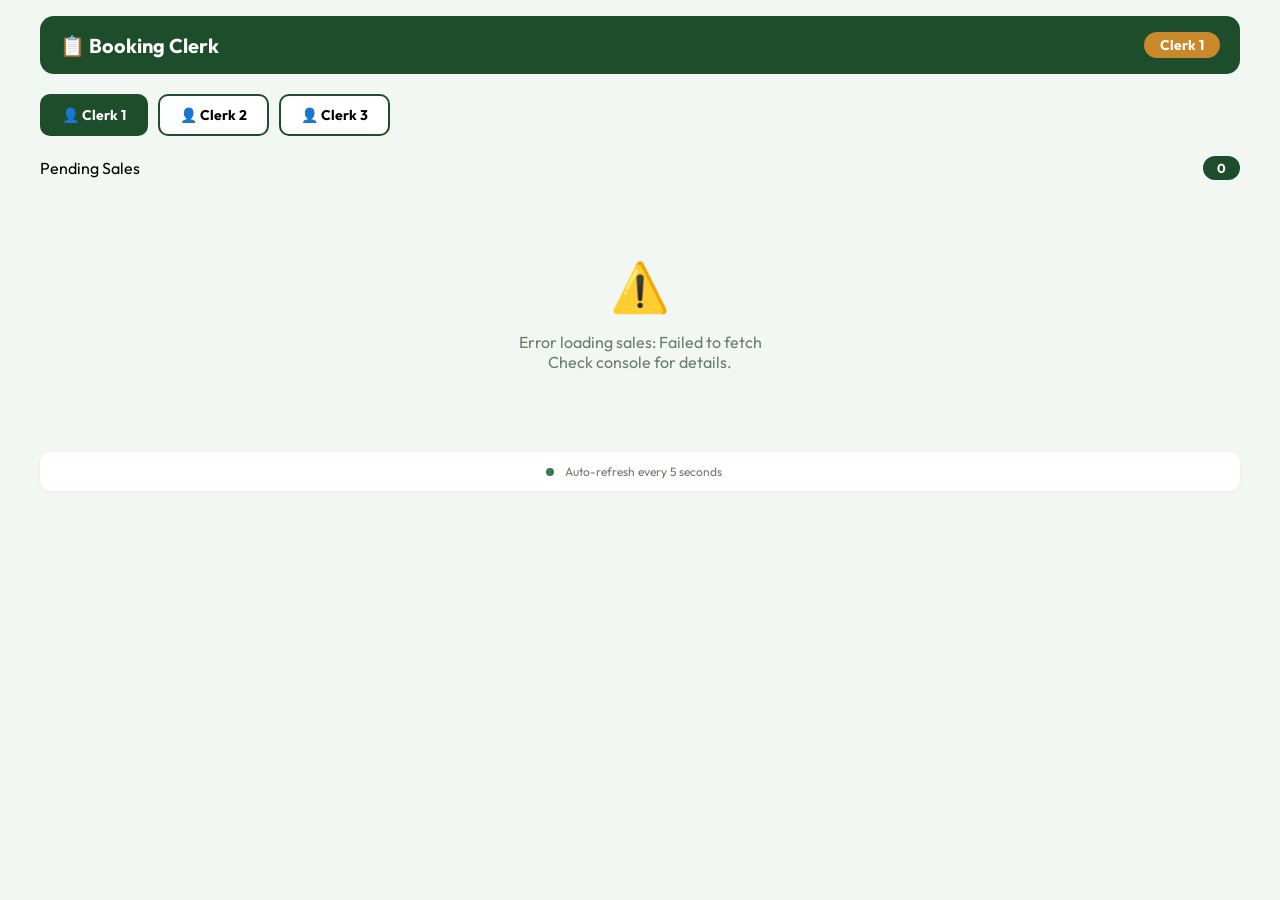
<file: clerk/clerk1.html>
<!DOCTYPE html>
<html lang="en">
<head>
    <meta charset="UTF-8">
    <meta name="viewport" content="width=device-width, initial-scale=1.0">
    <title>Booking Clerk - SubTrop CRM</title>
    <link href="https://fonts.googleapis.com/css2?family=Outfit:wght@400;500;600;700;800&display=swap" rel="stylesheet"/>
    <style>
        * { margin: 0; padding: 0; box-sizing: border-box; }
        body { font-family: 'Outfit', sans-serif; background: #f3f7f3; padding: 16px; }
        .container { max-width: 1200px; margin: 0 auto; }
        .header { background: #1e4d2b; color: #fff; padding: 16px 20px; border-radius: 14px; margin-bottom: 20px; display: flex; justify-content: space-between; align-items: center; flex-wrap: wrap; gap: 10px; }
        .header h1 { font-size: 20px; }
        .clerk-badge { background: #c9882a; padding: 4px 16px; border-radius: 20px; font-size: 14px; font-weight: 700; }
        .clerk-selector { display: flex; gap: 10px; margin-bottom: 20px; flex-wrap: wrap; }
        .clerk-btn { padding: 10px 20px; border: 2px solid #1e4d2b; border-radius: 10px; background: #fff; cursor: pointer; font-weight: 700; font-family: inherit; font-size: 14px; }
        .clerk-btn.active { background: #1e4d2b; color: #fff; }
        .sale-card { background: #fff; border-radius: 14px; padding: 16px; margin-bottom: 14px; box-shadow: 0 1px 8px rgba(30,77,43,0.10); border-left: 4px solid #c9882a; }
        .sale-header { display: flex; justify-content: space-between; align-items: center; margin-bottom: 10px; flex-wrap: wrap; gap: 8px; }
        .buyer-name { font-size: 18px; font-weight: 800; color: #1e4d2b; }
        .sale-time { font-size: 12px; color: #6b7c6c; }
        .items-table { width: 100%; border-collapse: collapse; margin: 10px 0; font-size: 14px; }
        .items-table th { background: #e8f5ec; padding: 8px 10px; text-align: left; font-size: 11px; text-transform: uppercase; color: #1e4d2b; }
        .items-table td { padding: 8px 10px; border-bottom: 1px solid #dde8de; }
        .items-table .seq { font-weight: 700; color: #1a4479; }
        .items-table .qty { font-weight: 700; }
        .items-table .price { font-weight: 700; color: #1e4d2b; }
        .total-row { font-weight: 700; background: #f8faf8; }
        .total-row td { padding: 10px; }
        .btn-done { background: #1e4d2b; color: #fff; border: none; padding: 10px 24px; border-radius: 10px; font-family: inherit; font-weight: 700; font-size: 14px; cursor: pointer; float: right; margin-top: 10px; }
        .btn-done:active { opacity: 0.8; }
        .empty { text-align: center; padding: 60px 20px; color: #6b7c6c; font-size: 16px; }
        .empty-icon { font-size: 48px; display: block; margin-bottom: 16px; }
        .status-bar { display: flex; justify-content: space-between; align-items: center; margin-bottom: 16px; flex-wrap: wrap; gap: 8px; }
        .status-bar .count { background: #1e4d2b; color: #fff; padding: 4px 14px; border-radius: 20px; font-size: 13px; font-weight: 700; }
        .auto-refresh { font-size: 12px; color: #6b7c6c; text-align: center; margin-top: 20px; padding: 12px; background: #fff; border-radius: 10px; box-shadow: 0 1px 4px rgba(0,0,0,0.05); }
        .refresh-dot { display: inline-block; width: 8px; height: 8px; border-radius: 50%; background: #3a7a4a; margin-right: 8px; animation: pulse 2s infinite; }
        @keyframes pulse { 0%, 100% { opacity: 1; } 50% { opacity: 0.3; } }
        @media (max-width: 600px) {
            body { padding: 10px; }
            .header h1 { font-size: 16px; }
            .items-table { font-size: 12px; }
            .items-table th, .items-table td { padding: 6px 6px; }
            .buyer-name { font-size: 15px; }
            .btn-done { width: 100%; text-align: center; }
        }
    </style>
</head>
<body>
    <div class="container">
        <div class="header">
            <h1>📋 Booking Clerk</h1>
            <div class="clerk-badge" id="clerk-id">Clerk 1</div>
        </div>

        <div class="clerk-selector">
            <button class="clerk-btn active" onclick="setClerk(1)">👤 Clerk 1</button>
            <button class="clerk-btn" onclick="setClerk(2)">👤 Clerk 2</button>
            <button class="clerk-btn" onclick="setClerk(3)">👤 Clerk 3</button>
        </div>

        <div class="status-bar">
            <span>Pending Sales</span>
            <span class="count" id="sale-count">0</span>
        </div>

        <div id="sales-list">
            <div class="empty">
                <span class="empty-icon">🕐</span>
                No pending sales.<br>Waiting for orders from the floor...
            </div>
        </div>

        <div class="auto-refresh">
            <span class="refresh-dot"></span>
            Auto-refresh every 5 seconds
            <span id="last-update" style="margin-left:12px;color:#999;"></span>
        </div>
    </div>

    <script>
        const CONFIG = window.CONFIG || {
            FIREBASE_DATABASE_URL: 'https://jdw-crm-default-rtdb.firebaseio.com',
            FIREBASE_SECRET: '',
            SYNC_URL: 'https://jdw-sync.onrender.com'
        };

        const FB_DB = CONFIG.FIREBASE_DATABASE_URL;
        const FB_SECRET = CONFIG.FIREBASE_SECRET;
        let currentClerk = 1;

        function setClerk(id) {
            currentClerk = id;
            document.getElementById('clerk-id').textContent = 'Clerk ' + id;
            document.querySelectorAll('.clerk-btn').forEach(btn => btn.classList.remove('active'));
            document.querySelectorAll('.clerk-btn')[id-1].classList.add('active');
            loadSales();
        }

        async function loadSales() {
            try {
                const response = await fetch(FB_DB + '/cart.json?auth=' + FB_SECRET);
                const data = await response.json();

                const pending = data ? Object.entries(data).filter(([key, sale]) => sale.status === 'pending') : [];

                document.getElementById('sale-count').textContent = pending.length;

                if (pending.length === 0) {
                    document.getElementById('sales-list').innerHTML = `
                        <div class="empty">
                            <span class="empty-icon">✨</span>
                            All caught up! No pending sales.
                        </div>
                    `;
                    return;
                }

                let html = '';
                pending.forEach(([key, sale]) => {
                    const total = sale.items.reduce((sum, item) => sum + (item.qty * item.price), 0);
                    html += `
                        <div class="sale-card" id="sale-${key}">
                            <div class="sale-header">
                                <div class="buyer-name">${sale.buyer}</div>
                                <div class="sale-time">${new Date(sale.createdAt).toLocaleTimeString()}</div>
                            </div>
                            <table class="items-table">
                                <thead>
                                    <tr>
                                        <th>SEQ</th>
                                        <th>Commodity</th>
                                        <th>Producer</th>
                                        <th style="text-align:right">Qty</th>
                                        <th style="text-align:right">Price</th>
                                        <th style="text-align:right">Total</th>
                                    </tr>
                                </thead>
                                <tbody>
                                    ${sale.items.map(item => `
                                        <tr>
                                            <td class="seq">${item.seq}</td>
                                            <td>${item.commodity}</td>
                                            <td>${item.producer || '-'}</td>
                                            <td style="text-align:right;font-weight:700">${item.qty}</td>
                                            <td style="text-align:right;font-weight:700">R ${item.price}</td>
                                            <td style="text-align:right;font-weight:700">R ${(item.qty * item.price).toLocaleString()}</td>
                                        </tr>
                                    `).join('')}
                                    <tr class="total-row">
                                        <td colspan="5" style="text-align:right">TOTAL:</td>
                                        <td style="text-align:right">R ${total.toLocaleString()}</td>
                                    </tr>
                                </tbody>
                            </table>
                            <button class="btn-done" onclick="markDone('${key}')">✅ Done - Sale Completed</button>
                        </div>
                    `;
                });

                document.getElementById('sales-list').innerHTML = html;
                document.getElementById('last-update').textContent = 'Updated: ' + new Date().toLocaleTimeString();

            } catch (error) {
                console.error('Error loading sales:', error);
                document.getElementById('sales-list').innerHTML = `
                    <div class="empty">
                        <span class="empty-icon">⚠️</span>
                        Error loading sales: ${error.message}<br>
                        Check console for details.
                    </div>
                `;
            }
        }

        async function markDone(saleId) {
            if (!confirm('Mark this sale as completed?\nThis will subtract stock from floor balance.')) return;

            try {
                const response = await fetch(FB_DB + '/cart/' + saleId + '.json?auth=' + FB_SECRET);
                const sale = await response.json();

                for (const item of sale.items) {
                    await updateFloorBalance(item.seq, item.qty);
                }

                await fetch(FB_DB + '/cart/' + saleId + '.json?auth=' + FB_SECRET, {
                    method: 'PATCH',
                    headers: { 'Content-Type': 'application/json' },
                    body: JSON.stringify({
                        status: 'done',
                        completedAt: new Date().toISOString(),
                        clerk: 'clerk' + currentClerk
                    })
                });

                await logSale(saleId, sale);
                loadSales();

                if (confirm('✅ Sale completed! Print packing slip for floor pickers?')) {
                    printPackingSlip(sale);
                }

            } catch (error) {
                alert('Error completing sale: ' + error.message);
            }
        }

        async function updateFloorBalance(seq, qty) {
            try {
                const floorRes = await fetch(FB_DB + '/floor.json?auth=' + FB_SECRET);
                const floorData = await floorRes.json();

                let found = false;
                for (const [salesman, lines] of Object.entries(floorData || {})) {
                    for (const [lineId, line] of Object.entries(lines || {})) {
                        if (line.seq == seq) {
                            const newBalance = Math.max(0, (line.balance || 0) - qty);
                            await fetch(FB_DB + '/floor/' + salesman + '/' + lineId + '.json?auth=' + FB_SECRET, {
                                method: 'PATCH',
                                headers: { 'Content-Type': 'application/json' },
                                body: JSON.stringify({ balance: newBalance })
                            });
                            console.log('Updated SEQ ' + seq + ': ' + line.balance + ' → ' + newBalance);
                            found = true;
                            break;
                        }
                    }
                    if (found) break;
                }
                if (!found) {
                    console.warn('SEQ not found in floor balance:', seq);
                }
            } catch (error) {
                console.error('Error updating floor balance:', error);
            }
        }

        async function logSale(saleId, sale) {
            try {
                const total = sale.items.reduce((sum, item) => sum + (item.qty * item.price), 0);
                await fetch(FB_DB + '/salesHistory.json?auth=' + FB_SECRET, {
                    method: 'POST',
                    headers: { 'Content-Type': 'application/json' },
                    body: JSON.stringify({
                        saleId: saleId,
                        buyer: sale.buyer,
                        items: sale.items,
                        completedAt: new Date().toISOString(),
                        clerk: 'clerk' + currentClerk,
                        total: total
                    })
                });
                console.log('Sale logged to history');
            } catch (error) {
                console.error('Error logging sale:', error);
            }
        }

        function printPackingSlip(sale) {
            const now = new Date();
            const dateStr = now.toLocaleDateString('en-ZA', { day: '2-digit', month: '2-digit', year: 'numeric' });
            const timeStr = now.toLocaleTimeString('en-ZA', { hour: '2-digit', minute: '2-digit' });

            const totalQty = sale.items.reduce((sum, item) => sum + item.qty, 0);
            const totalAmount = sale.items.reduce((sum, item) => sum + (item.qty * item.price), 0);
            const orderId = sale.id.slice(-8);

            const printHTML = `
            <!DOCTYPE html>
            <html>
            <head>
                <meta charset="UTF-8">
                <title>Packing Slip - ${orderId}</title>
                <style>
                    * { margin: 0; padding: 0; box-sizing: border-box; }
                    body {
                        font-family: 'Courier New', monospace;
                        font-size: 12px;
                        width: 80mm;
                        padding: 3mm 4mm;
                        margin: 0 auto;
                        background: #fff;
                    }
                    .header {
                        text-align: center;
                        border-bottom: 2px solid #000;
                        padding-bottom: 6px;
                        margin-bottom: 8px;
                    }
                    .header h1 {
                        font-size: 16px;
                        font-weight: 800;
                        letter-spacing: 2px;
                    }
                    .header .sub {
                        font-size: 10px;
                        color: #666;
                        margin-top: 2px;
                    }
                    .info-row {
                        display: flex;
                        justify-content: space-between;
                        padding: 2px 0;
                        border-bottom: 1px dashed #ccc;
                        font-size: 11px;
                    }
                    .info-row .label {
                        font-weight: 700;
                    }
                    .buyer-section {
                        background: #f5f5f5;
                        padding: 6px 8px;
                        margin: 8px 0;
                        border-left: 3px solid #1e4d2b;
                    }
                    .buyer-section .buyer-name {
                        font-size: 14px;
                        font-weight: 800;
                    }
                    table {
                        width: 100%;
                        border-collapse: collapse;
                        margin: 6px 0;
                        font-size: 10px;
                    }
                    table th {
                        background: #1e4d2b;
                        color: #fff;
                        padding: 4px 4px;
                        text-align: left;
                        font-size: 9px;
                        text-transform: uppercase;
                        letter-spacing: 0.5px;
                    }
                    table td {
                        padding: 4px 4px;
                        border-bottom: 1px dotted #ddd;
                    }
                    .text-right { text-align: right; }
                    .totals {
                        margin-top: 8px;
                        padding-top: 8px;
                        border-top: 2px solid #000;
                    }
                    .totals-row {
                        display: flex;
                        justify-content: space-between;
                        font-size: 12px;
                        padding: 2px 0;
                    }
                    .totals-row.grand {
                        font-size: 14px;
                        font-weight: 800;
                        border-top: 2px solid #000;
                        padding-top: 4px;
                        margin-top: 4px;
                    }
                    .footer {
                        text-align: center;
                        font-size: 9px;
                        color: #999;
                        margin-top: 12px;
                        padding-top: 8px;
                        border-top: 2px solid #000;
                    }
                    .footer .barcode {
                        font-size: 20px;
                        letter-spacing: 2px;
                        font-weight: 700;
                        font-family: 'Courier New', monospace;
                    }
                    .packing-note {
                        font-size: 9px;
                        color: #666;
                        text-align: center;
                        margin-top: 6px;
                        padding: 4px;
                        background: #f9f9f9;
                        border-radius: 3px;
                    }
                    @media print {
                        body { margin: 0; padding: 2mm; }
                        .no-print { display: none; }
                        @page { margin: 0; size: 80mm auto; }
                    }
                </style>
            </head>
            <body>
                <div class="header">
                    <h1>🛒 PACKING SLIP</h1>
                    <div class="sub">SubTrop RSA Market</div>
                </div>

                <div class="info-row">
                    <span class="label">Order #:</span>
                    <span>${orderId}</span>
                </div>
                <div class="info-row">
                    <span class="label">Date:</span>
                    <span>${dateStr} ${timeStr}</span>
                </div>
                <div class="info-row">
                    <span class="label">Clerk:</span>
                    <span>Clerk ${currentClerk}</span>
                </div>

                <div class="buyer-section">
                    <div class="buyer-name">👤 ${sale.buyer}</div>
                    <div style="font-size:10px;color:#666;margin-top:2px;">${sale.items.length} item(s) · ${totalQty} units total</div>
                </div>

                <table>
                    <thead>
                        <tr>
                            <th style="width:15%">SEQ</th>
                            <th style="width:25%">Commodity</th>
                            <th style="width:20%">Producer</th>
                            <th style="width:15%">Pack</th>
                            <th style="width:10%">CL</th>
                            <th style="width:8%;text-align:right">Qty</th>
                            <th style="width:12%;text-align:right">Price</th>
                        </tr>
                    </thead>
                    <tbody>
                        ${sale.items.map(item => `
                            <tr>
                                <td>${item.seq}</td>
                                <td>${item.commodity}</td>
                                <td>${item.producer || '-'}</td>
                                <td>${item.pack || '-'}</td>
                                <td>${item.grade || '-'}</td>
                                <td class="text-right">${item.qty}</td>
                                <td class="text-right">R${item.price}</td>
                            </tr>
                        `).join('')}
                    </tbody>
                </table>

                <div class="totals">
                    <div class="totals-row">
                        <span>Total Items:</span>
                        <span>${totalQty}</span>
                    </div>
                    <div class="totals-row grand">
                        <span>TOTAL:</span>
                        <span>R ${totalAmount.toFixed(2)}</span>
                    </div>
                </div>

                <div class="packing-note">
                    📦 Please pack carefully · Handle with care
                </div>

                <div class="footer">
                    <div class="barcode">|||${orderId}|||</div>
                    <div style="margin-top:4px;">Thank you for your order!</div>
                </div>

                <div class="no-print" style="text-align:center;margin-top:20px;padding:12px;background:#f0f0f0;border-radius:8px;">
                    <button onclick="window.print()" style="padding:10px 30px;font-size:14px;font-weight:700;background:#1e4d2b;color:#fff;border:none;border-radius:8px;cursor:pointer;">
                        🖨️ Print
                    </button>
                    <button onclick="window.close()" style="padding:10px 20px;font-size:14px;background:#ccc;border:none;border-radius:8px;cursor:pointer;margin-left:8px;">
                        Close
                    </button>
                </div>
            </body>
            </html>
            `;

            const win = window.open('', '_blank', 'width=400,height=700,scrollbars=yes');
            if (win) {
                win.document.write(printHTML);
                win.document.close();
                win.focus();
            } else {
                alert('Please allow pop-ups for this site to print packing slips.');
            }
        }

        setInterval(loadSales, 5000);
        loadSales();
    </script>
</body>
</html>
</file>
